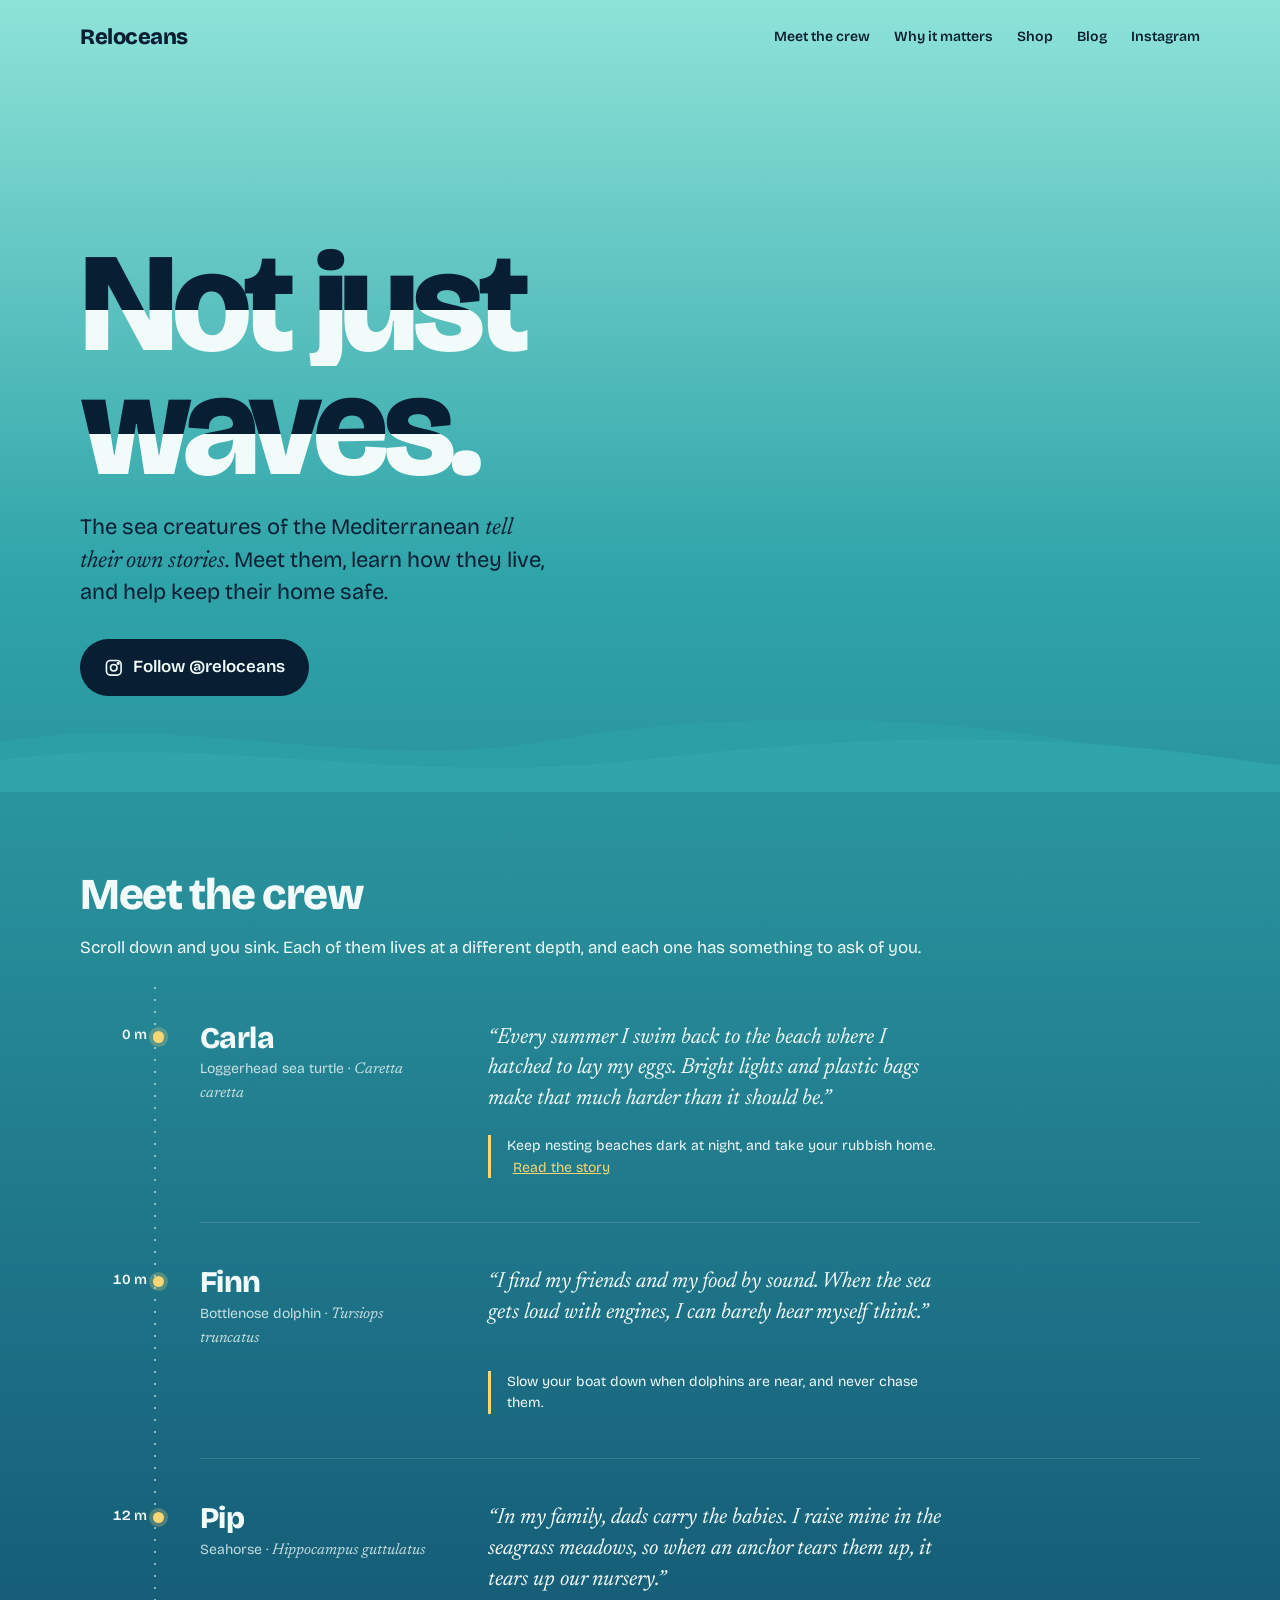
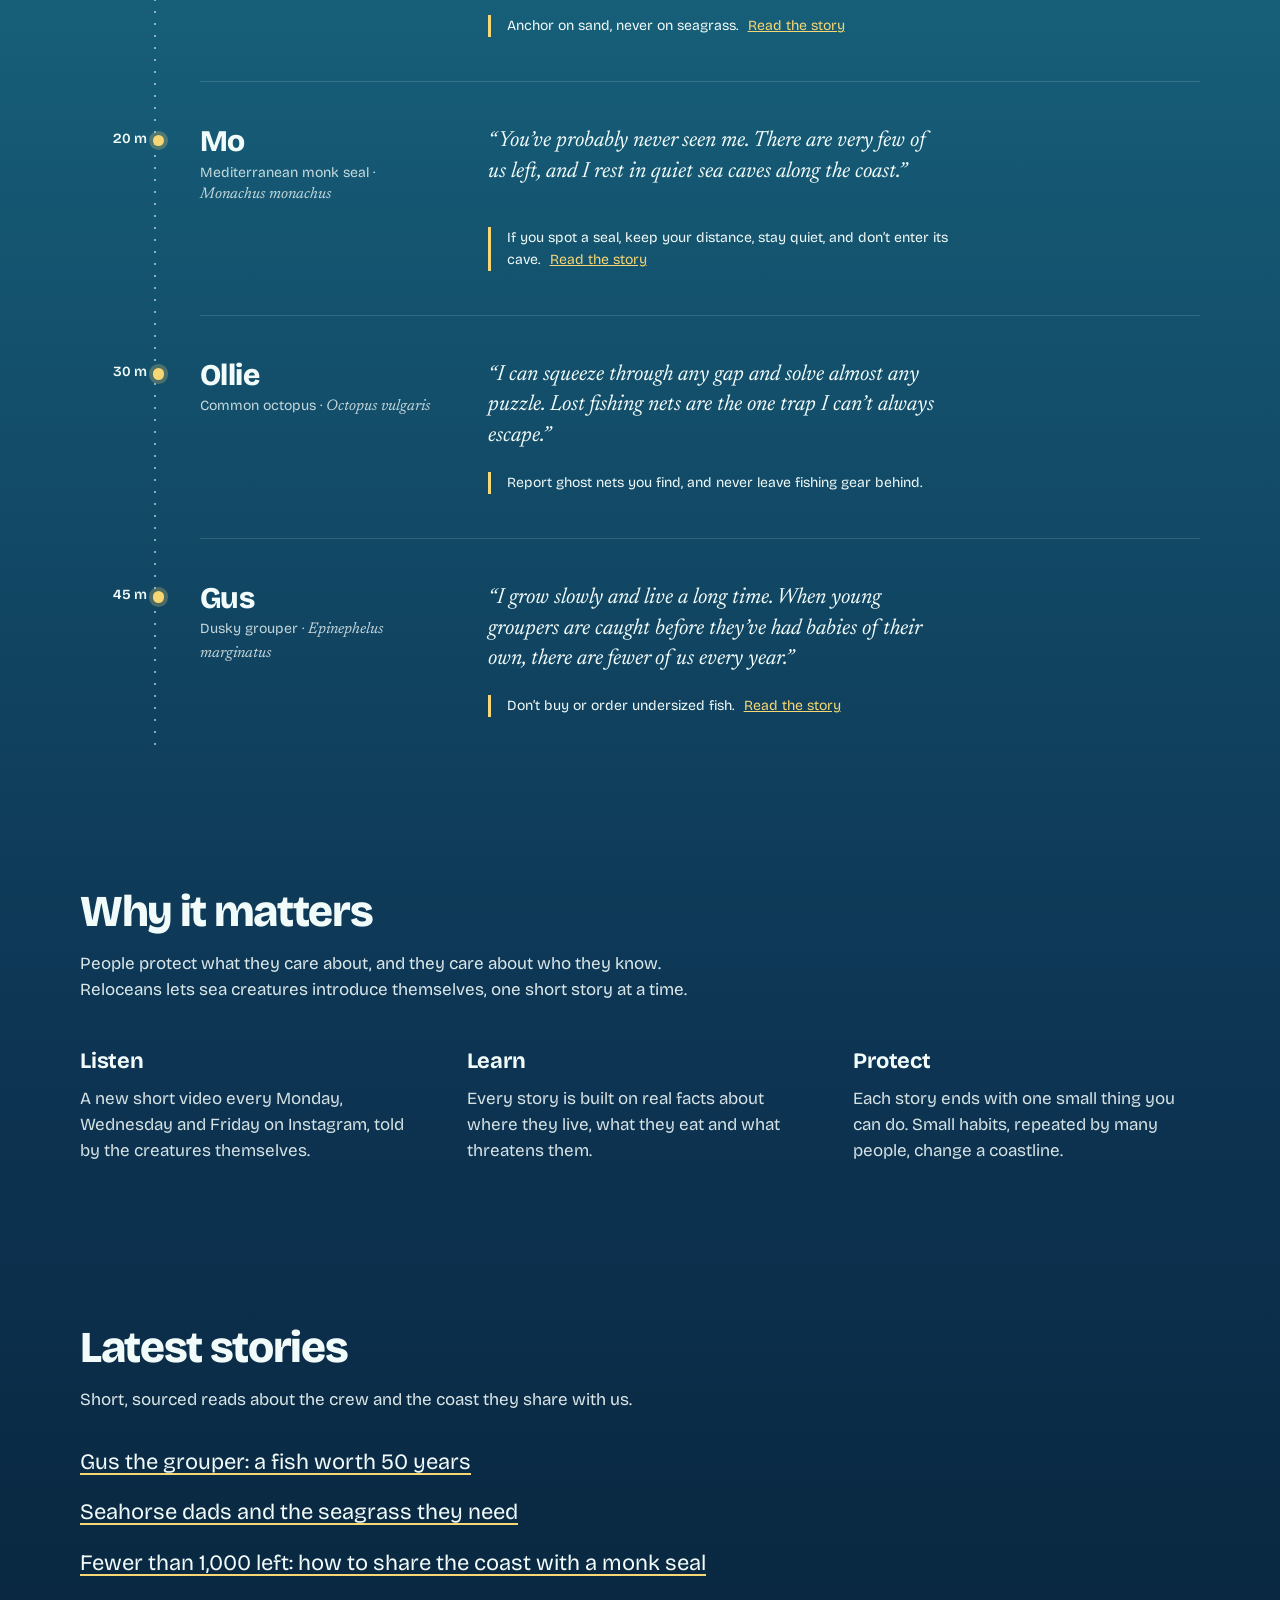
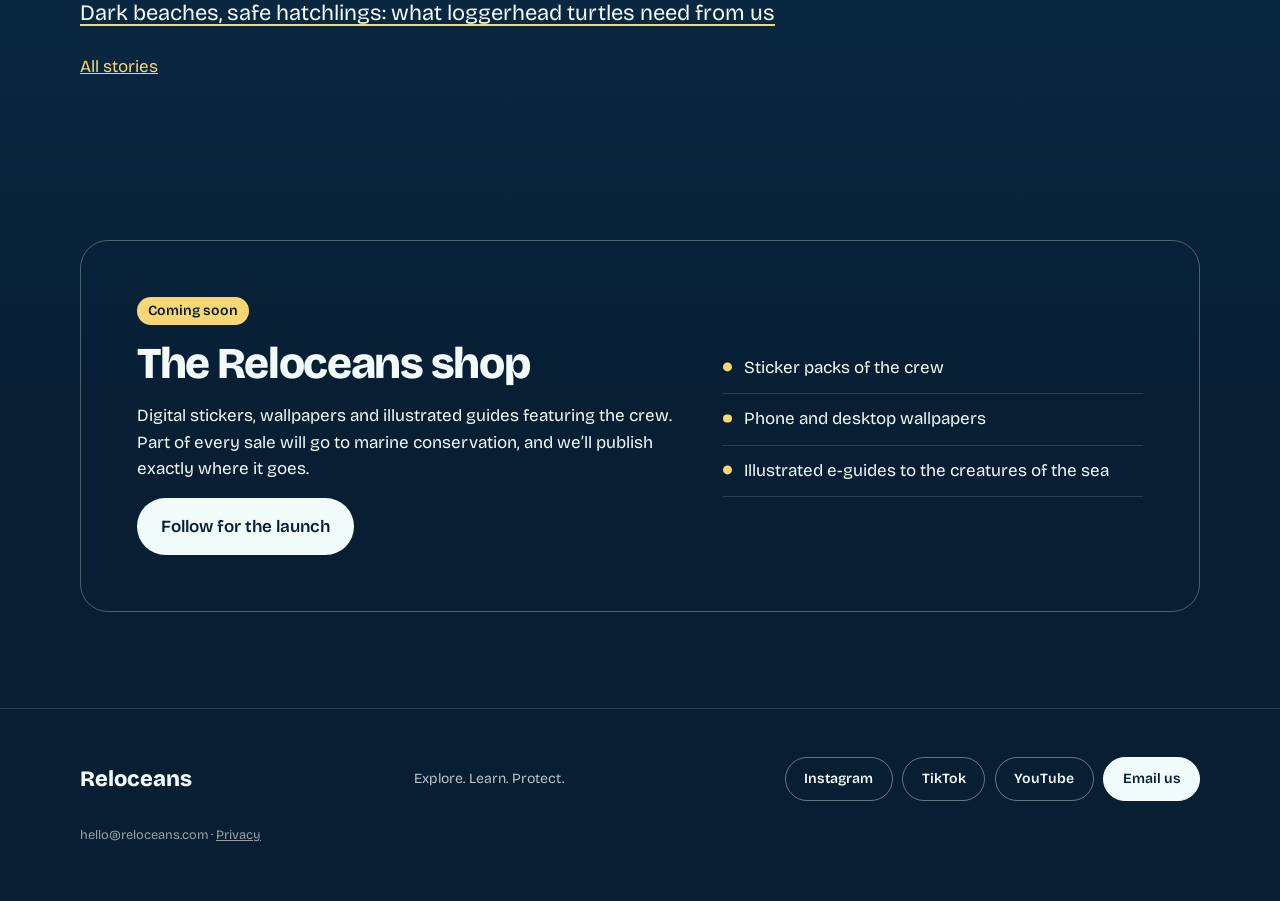
<file: index.html>
<!DOCTYPE html>
<html lang="en">
<head>
<meta charset="utf-8">
<meta name="viewport" content="width=device-width, initial-scale=1">
<title>Reloceans | Sea Creature Stories</title>
<meta name="description" content="Mediterranean sea creatures tell their own stories: a loggerhead turtle, a monk seal, a seahorse and friends, with real science and one small thing you can do.">
<meta property="og:title" content="Reloceans | Sea Creature Stories">
<meta property="og:description" content="Not just waves. Sea creatures tell their own stories.">
<meta property="og:type" content="website">
<meta property="og:url" content="https://reloceans.com/">
<link rel="canonical" href="https://reloceans.com/">
<meta name="theme-color" content="#0D3554">
<link rel="icon" href="/favicon.ico" sizes="any">
<link rel="icon" type="image/png" href="/favicon.png">
<link rel="apple-touch-icon" href="/apple-touch-icon.png">
<meta property="og:site_name" content="Reloceans">
<meta property="og:image" content="https://reloceans.com/og-image.jpg">
<meta property="og:image:width" content="1200">
<meta property="og:image:height" content="630">
<meta property="og:image:alt" content="Reloceans logo with the line: Sea creatures tell their own stories.">
<meta name="twitter:card" content="summary_large_image">
<script type="application/ld+json">{"@context": "https://schema.org", "@graph": [{"@type": "Organization", "@id": "https://reloceans.com/#org", "name": "Reloceans", "url": "https://reloceans.com/", "logo": "https://reloceans.com/icon-512.png", "email": "hello@reloceans.com", "sameAs": ["https://www.instagram.com/reloceans/", "https://www.tiktok.com/@reloceans", "https://www.youtube.com/@reloceans"], "description": "Short stories in which Mediterranean sea creatures tell their own stories, backed by real science."}, {"@type": "WebSite", "@id": "https://reloceans.com/#site", "name": "Reloceans", "url": "https://reloceans.com/", "inLanguage": "en", "publisher": {"@id": "https://reloceans.com/#org"}}]}</script>
<link rel="preconnect" href="https://fonts.googleapis.com">
<link rel="preconnect" href="https://fonts.gstatic.com" crossorigin>
<link href="https://fonts.googleapis.com/css2?family=Bricolage+Grotesque:opsz,wght@12..96,400;12..96,600;12..96,800&family=Newsreader:ital,opsz,wght@1,6..72,400;1,6..72,500&display=swap" rel="stylesheet">
<style>
  :root {
    --shallows: #8EE3D8;   /* sunlit water near the beach */
    --lagoon:   #2FA4A9;   /* first metres */
    --midwater: #17607A;   /* seagrass and reef depth */
    --deep:     #0D3554;   /* rocky bottoms */
    --abyss:    #071E33;   /* below the light */
    --foam:     #F1FBF9;   /* text on water */
    --sun:      #F7D774;   /* sunlight accent */

    --display: "Bricolage Grotesque", "Avenir Next", "Segoe UI", system-ui, sans-serif;
    --voice: "Newsreader", Georgia, "Times New Roman", serif;

    --step--1: 0.875rem;
    --step-0: 1.0625rem;
    --step-1: 1.375rem;
    --step-2: 1.875rem;
    --step-3: 2.75rem;
    --step-4: clamp(3.5rem, 11vw, 9rem);
  }

  * { box-sizing: border-box; }
  html { scroll-behavior: smooth; }
  body {
    margin: 0;
    font-family: var(--display);
    font-size: var(--step-0);
    line-height: 1.55;
    color: var(--foam);
    /* the page is the water column: it darkens as you descend */
    background: linear-gradient(180deg,
      var(--shallows) 0%,
      var(--lagoon) 14%,
      var(--midwater) 38%,
      var(--deep) 64%,
      var(--abyss) 88%);
    min-height: 100vh;
    -webkit-font-smoothing: antialiased;
  }
  a { color: inherit; }
  :focus-visible { outline: 3px solid var(--sun); outline-offset: 3px; border-radius: 4px; }

  .wrap { width: min(1120px, 100% - 2.5rem); margin-inline: auto; }

  /* ---------- top bar ---------- */
  .bar {
    display: flex; justify-content: space-between; align-items: center;
    padding-block: 1.25rem;
    color: var(--abyss);
  }
  .bar .mark { font-weight: 800; font-size: var(--step-1); text-decoration: none; letter-spacing: -0.02em; }
  .bar nav { display: flex; gap: 1.5rem; font-size: var(--step--1); font-weight: 600; }
  .bar nav a { text-decoration: none; }
  .bar nav a:hover { text-decoration: underline; text-underline-offset: 4px; }

  /* ---------- hero: the surface ---------- */
  .surface {
    position: relative;
    min-height: 88vh;
    display: grid;
    align-content: end;
    padding-bottom: 6rem;
    color: var(--abyss);
    overflow: hidden;
  }
  .surface h1 {
    font-size: var(--step-4);
    line-height: 0.88;
    letter-spacing: -0.045em;
    font-weight: 800;
    margin: 0 0 1.5rem;
  }
  /* the waterline cuts through the wordmark */
  .surface h1 span {
    display: block;
    background: linear-gradient(180deg, var(--abyss) 55%, var(--foam) 55%);
    -webkit-background-clip: text; background-clip: text;
    color: transparent;
  }
  .surface .lede {
    max-width: 34ch;
    font-size: var(--step-1);
    line-height: 1.35;
    margin: 0 0 2rem;
    color: var(--abyss);
  }
  .surface .lede em { font-family: var(--voice); font-style: italic; font-size: 1.08em; }
  .cta {
    display: inline-flex; align-items: center; gap: .6rem;
    background: var(--abyss); color: var(--foam);
    padding: .95rem 1.5rem; border-radius: 999px;
    font-weight: 600; text-decoration: none;
    transition: transform .2s ease, background .2s ease;
  }
  .cta:hover { background: var(--deep); transform: translateY(-2px); }
  .cta svg { width: 1.15em; height: 1.15em; }

  .waterline {
    position: absolute; left: 0; right: 0; bottom: 0; height: 90px;
    pointer-events: none;
  }

  /* bubbles: the one ambient motion on the page */
  .bubbles { position: absolute; inset: 0; pointer-events: none; }
  .bubbles i {
    position: absolute; bottom: -20px;
    border: 1.5px solid rgba(241,251,249,.75);
    border-radius: 50%;
    animation: rise linear infinite;
    opacity: 0;
  }
  @keyframes rise {
    0%   { transform: translate(0, 0); opacity: 0; }
    10%  { opacity: .9; }
    100% { transform: translate(18px, -70vh); opacity: 0; }
  }

  /* ---------- the descent ---------- */
  .descent { padding-block: 5rem 3rem; }
  .descent > header { max-width: 40rem; margin-bottom: 4rem; }
  .descent h2, .why h2, .shop h2 {
    font-size: var(--step-3); line-height: 1.05; letter-spacing: -0.03em;
    font-weight: 800; margin: 0 0 1rem;
  }
  .descent > header p { margin: 0; max-width: 60ch; opacity: .9; }

  .column { position: relative; padding-left: 7.5rem; }
  /* the depth gauge: a real scale, each creature sits at the depth it lives */
  .column::before {
    content: ""; position: absolute; left: 4.6rem; top: .5rem; bottom: .5rem;
    width: 2px;
    background: repeating-linear-gradient(180deg, rgba(241,251,249,.55) 0 2px, transparent 2px 12px);
  }

  .creature {
    position: relative;
    display: grid;
    grid-template-columns: minmax(0, 15rem) minmax(0, 1fr);
    gap: 1rem 3rem;
    padding-block: 2.75rem;
  }
  .creature + .creature { border-top: 1px solid rgba(241,251,249,.14); }
  .depth {
    position: absolute; left: -7.5rem; top: 2.85rem;
    width: 4.2rem; text-align: right;
    font-size: var(--step--1); font-weight: 600;
    font-variant-numeric: tabular-nums;
  }
  .depth::after {
    content: ""; position: absolute; right: -1.05rem; top: .45rem;
    width: .7rem; height: .7rem; border-radius: 50%;
    background: var(--sun);
    box-shadow: 0 0 0 4px rgba(247,215,116,.25);
  }
  .creature h3 {
    font-size: var(--step-2); line-height: 1; letter-spacing: -0.02em;
    font-weight: 800; margin: 0 0 .35rem;
  }
  .creature .species { margin: 0; font-size: var(--step--1); opacity: .8; }
  .creature .species i { font-family: var(--voice); font-size: 1.1em; }
  .creature blockquote {
    margin: 0;
    font-family: var(--voice); font-style: italic;
    font-size: var(--step-1); line-height: 1.4;
    max-width: 38ch;
  }
  .creature .ask {
    grid-column: 2;
    margin: .25rem 0 0;
    font-size: var(--step--1);
    max-width: 52ch;
    padding-left: 1rem;
    border-left: 3px solid var(--sun);
  }

  .creature .ask .more { color: var(--sun); white-space: nowrap; margin-left: .35rem; }
  .stories ul { list-style: none; padding: 0; margin: 2rem 0 0; display: grid; gap: 1rem; }
  .stories a { color: inherit; }
  .stories li a { display: block; font-size: var(--step-1); text-decoration-color: var(--sun); text-underline-offset: .2em; }
  .stories .all { display: inline-block; margin-top: 1.5rem; color: var(--sun); }

  /* ---------- why ---------- */
  .why { padding-block: 5rem; }
  .why .grid {
    display: grid; grid-template-columns: repeat(3, minmax(0, 1fr));
    gap: 2.5rem; margin-top: 2.5rem;
  }
  .why h3 { font-size: var(--step-1); margin: 0 0 .5rem; letter-spacing: -0.01em; }
  .why p { margin: 0; opacity: .88; max-width: 34ch; }
  .why > .wrap > p { max-width: 58ch; opacity: .9; }

  /* ---------- shop teaser ---------- */
  .shop { padding-block: 5rem 6rem; }
  .shop .panel {
    border: 1.5px solid rgba(241,251,249,.3);
    border-radius: 28px;
    padding: clamp(2rem, 5vw, 3.5rem);
    display: grid; grid-template-columns: 1.3fr 1fr; gap: 2.5rem; align-items: center;
  }
  .shop p { margin: 0 0 1rem; max-width: 52ch; }
  .shop ul { margin: 0; padding: 0; list-style: none; display: grid; gap: .75rem; }
  .shop li {
    display: flex; gap: .75rem; align-items: baseline;
    padding-bottom: .75rem; border-bottom: 1px solid rgba(241,251,249,.15);
  }
  .shop li::before { content: ""; flex: none; width: .55rem; height: .55rem; border-radius: 50%; background: var(--sun); transform: translateY(-.1rem); }
  .status { display: inline-block; font-size: var(--step--1); font-weight: 600; color: var(--abyss); background: var(--sun); padding: .2rem .7rem; border-radius: 999px; margin-bottom: 1rem; }

  /* ---------- footer: the seabed ---------- */
  footer { padding-block: 3rem 3.5rem; border-top: 1px solid rgba(241,251,249,.15); font-size: var(--step--1); }
  footer .wrap { display: flex; flex-wrap: wrap; justify-content: space-between; gap: 1.5rem; align-items: center; }
  footer .mark { font-weight: 800; font-size: var(--step-1); }
  footer p { margin: 0; opacity: .75; }
  .follow { display: flex; flex-wrap: wrap; gap: .6rem; }
  .follow a {
    display: inline-flex; align-items: center; min-height: 44px; padding: .55rem 1.15rem;
    border: 1.5px solid rgba(241,251,249,.4); border-radius: 999px;
    font-weight: 600; text-decoration: none; transition: background-color .2s, color .2s, border-color .2s;
  }
  .follow a:hover { background: var(--sun); border-color: var(--sun); color: var(--abyss); }
  .follow a.mail { background: var(--foam); border-color: var(--foam); color: var(--abyss); }
  .follow a.mail:hover { background: var(--sun); border-color: var(--sun); }
  footer .legal { width: 100%; font-size: .8rem; opacity: .6; }

  /* ---------- responsive ---------- */
  @media (max-width: 760px) {
    .bar nav { gap: 1rem; }
    .bar nav a:not(.ig) { display: none; }
    .surface { min-height: 80vh; padding-bottom: 4.5rem; }
    .column { padding-left: 4.25rem; }
    .column::before { left: 2.6rem; }
    .depth { left: -4.25rem; width: 1.9rem; font-size: .7rem; top: 2.15rem; }
    .depth::after { right: -1.05rem; }
    .creature { grid-template-columns: 1fr; gap: .75rem; padding-block: 2rem; }
    .creature .ask { grid-column: 1; }
    .why .grid { grid-template-columns: 1fr; gap: 1.75rem; }
    .shop .panel { grid-template-columns: 1fr; }
  }

  @media (prefers-reduced-motion: reduce) {
    html { scroll-behavior: auto; }
    .bubbles { display: none; }
    .cta { transition: none; }
  }
</style>
</head>
<body>

<section class="surface" aria-labelledby="title">
  <div class="bubbles" aria-hidden="true"></div>
  <div class="wrap" style="position:absolute; top:0; left:0; right:0;">
    <div class="bar">
      <a class="mark" href="#top" aria-label="Reloceans home">Reloceans</a>
      <nav aria-label="Main">
        <a href="#crew">Meet the crew</a>
        <a href="#why">Why it matters</a>
        <a href="#shop">Shop</a>
        <a href="/blog/">Blog</a>
        <a class="ig" href="https://www.instagram.com/reloceans/" target="_blank" rel="noopener">Instagram</a>
      </nav>
    </div>
  </div>
  <div class="wrap" id="top">
    <h1 id="title"><span>Not just</span><span>waves.</span></h1>
    <p class="lede">The sea creatures of the Mediterranean <em>tell their own stories</em>. Meet them, learn how they live, and help keep their home safe.</p>
    <a class="cta" href="https://www.instagram.com/reloceans/" target="_blank" rel="noopener">
      <svg viewBox="0 0 24 24" fill="none" stroke="currentColor" stroke-width="2" aria-hidden="true"><rect x="3" y="3" width="18" height="18" rx="5"/><circle cx="12" cy="12" r="4"/><circle cx="17.5" cy="6.5" r="1" fill="currentColor"/></svg>
      Follow @reloceans
    </a>
  </div>
  <svg class="waterline" viewBox="0 0 1440 90" preserveAspectRatio="none" aria-hidden="true">
    <path d="M0 40 C 180 10, 360 70, 540 40 S 900 10, 1080 40 S 1350 70, 1440 40 V90 H0 Z" fill="#2FA4A9" opacity=".55"/>
    <path d="M0 58 C 200 30, 400 85, 640 58 S 1040 30, 1240 58 S 1400 75, 1440 62 V90 H0 Z" fill="#2FA4A9"/>
  </svg>
</section>

<main>
  <section class="descent" id="crew" aria-labelledby="crew-title">
    <div class="wrap">
      <header>
        <h2 id="crew-title">Meet the crew</h2>
        <p>Scroll down and you sink. Each of them lives at a different depth, and each one has something to ask of you.</p>
      </header>

      <div class="column">
        <article class="creature">
          <span class="depth">0 m</span>
          <div>
            <h3>Carla</h3>
            <p class="species">Loggerhead sea turtle · <i>Caretta caretta</i></p>
          </div>
          <blockquote>“Every summer I swim back to the beach where I hatched to lay my eggs. Bright lights and plastic bags make that much harder than it should be.”</blockquote>
          <p class="ask">Keep nesting beaches dark at night, and take your rubbish home. <a class="more" href="/blog/dark-beaches-safe-hatchlings.html">Read the story</a></p>
        </article>

        <article class="creature">
          <span class="depth">10 m</span>
          <div>
            <h3>Finn</h3>
            <p class="species">Bottlenose dolphin · <i>Tursiops truncatus</i></p>
          </div>
          <blockquote>“I find my friends and my food by sound. When the sea gets loud with engines, I can barely hear myself think.”</blockquote>
          <p class="ask">Slow your boat down when dolphins are near, and never chase them.</p>
        </article>

        <article class="creature">
          <span class="depth">12 m</span>
          <div>
            <h3>Pip</h3>
            <p class="species">Seahorse · <i>Hippocampus guttulatus</i></p>
          </div>
          <blockquote>“In my family, dads carry the babies. I raise mine in the seagrass meadows, so when an anchor tears them up, it tears up our nursery.”</blockquote>
          <p class="ask">Anchor on sand, never on seagrass. <a class="more" href="/blog/seahorse-dads-and-seagrass.html">Read the story</a></p>
        </article>

        <article class="creature">
          <span class="depth">20 m</span>
          <div>
            <h3>Mo</h3>
            <p class="species">Mediterranean monk seal · <i>Monachus monachus</i></p>
          </div>
          <blockquote>“You’ve probably never seen me. There are very few of us left, and I rest in quiet sea caves along the coast.”</blockquote>
          <p class="ask">If you spot a seal, keep your distance, stay quiet, and don’t enter its cave. <a class="more" href="/blog/sharing-the-coast-with-a-monk-seal.html">Read the story</a></p>
        </article>

        <article class="creature">
          <span class="depth">30 m</span>
          <div>
            <h3>Ollie</h3>
            <p class="species">Common octopus · <i>Octopus vulgaris</i></p>
          </div>
          <blockquote>“I can squeeze through any gap and solve almost any puzzle. Lost fishing nets are the one trap I can’t always escape.”</blockquote>
          <p class="ask">Report ghost nets you find, and never leave fishing gear behind.</p>
        </article>

        <article class="creature">
          <span class="depth">45 m</span>
          <div>
            <h3>Gus</h3>
            <p class="species">Dusky grouper · <i>Epinephelus marginatus</i></p>
          </div>
          <blockquote>“I grow slowly and live a long time. When young groupers are caught before they’ve had babies of their own, there are fewer of us every year.”</blockquote>
          <p class="ask">Don’t buy or order undersized fish. <a class="more" href="/blog/a-grouper-worth-50-years.html">Read the story</a></p>
        </article>
      </div>
    </div>
  </section>

  <section class="why" id="why" aria-labelledby="why-title">
    <div class="wrap">
      <h2 id="why-title">Why it matters</h2>
      <p>People protect what they care about, and they care about who they know. Reloceans lets sea creatures introduce themselves, one short story at a time.</p>
      <div class="grid">
        <div>
          <h3>Listen</h3>
          <p>A new short video every Monday, Wednesday and Friday on Instagram, told by the creatures themselves.</p>
        </div>
        <div>
          <h3>Learn</h3>
          <p>Every story is built on real facts about where they live, what they eat and what threatens them.</p>
        </div>
        <div>
          <h3>Protect</h3>
          <p>Each story ends with one small thing you can do. Small habits, repeated by many people, change a coastline.</p>
        </div>
      </div>
    </div>
  </section>

  <section class="why stories" id="stories" aria-labelledby="stories-title">
    <div class="wrap">
      <h2 id="stories-title">Latest stories</h2>
      <p>Short, sourced reads about the crew and the coast they share with us.</p>
      <ul>
        <li><a href="/blog/a-grouper-worth-50-years.html">Gus the grouper: a fish worth 50 years</a></li>
        <li><a href="/blog/seahorse-dads-and-seagrass.html">Seahorse dads and the seagrass they need</a></li>
        <li><a href="/blog/sharing-the-coast-with-a-monk-seal.html">Fewer than 1,000 left: how to share the coast with a monk seal</a></li>
        <li><a href="/blog/dark-beaches-safe-hatchlings.html">Dark beaches, safe hatchlings: what loggerhead turtles need from us</a></li>
      </ul>
      <a class="all" href="/blog/">All stories</a>
    </div>
  </section>

  <section class="shop" id="shop" aria-labelledby="shop-title">
    <div class="wrap">
      <div class="panel">
        <div>
          <span class="status">Coming soon</span>
          <h2 id="shop-title">The Reloceans shop</h2>
          <p>Digital stickers, wallpapers and illustrated guides featuring the crew. Part of every sale will go to marine conservation, and we’ll publish exactly where it goes.</p>
          <a class="cta" style="background:var(--foam); color:var(--abyss)" href="https://www.instagram.com/reloceans/" target="_blank" rel="noopener">Follow for the launch</a>
        </div>
        <ul aria-label="Planned products">
          <li>Sticker packs of the crew</li>
          <li>Phone and desktop wallpapers</li>
          <li>Illustrated e-guides to the creatures of the sea</li>
        </ul>
      </div>
    </div>
  </section>
</main>

<footer>
  <div class="wrap">
    <span class="mark">Reloceans</span>
    <p>Explore. Learn. Protect.</p>
    <nav class="follow" aria-label="Follow and contact">
      <a href="https://www.instagram.com/reloceans/" target="_blank" rel="noopener">Instagram</a>
      <a href="https://www.tiktok.com/@reloceans" target="_blank" rel="noopener">TikTok</a>
      <a href="https://www.youtube.com/@reloceans" target="_blank" rel="noopener">YouTube</a>
      <a class="mail" href="mailto:hello@reloceans.com">Email us</a>
    </nav>
    <p class="legal">hello@reloceans.com · <a href="/privacy.html">Privacy</a></p>
  </div>
</footer>

<script>
  (function () {
    if (window.matchMedia('(prefers-reduced-motion: reduce)').matches) return;
    var box = document.querySelector('.bubbles');
    for (var i = 0; i < 14; i++) {
      var b = document.createElement('i');
      var s = 6 + Math.random() * 16;
      b.style.width = b.style.height = s + 'px';
      b.style.left = (Math.random() * 100) + '%';
      b.style.animationDuration = (9 + Math.random() * 10) + 's';
      b.style.animationDelay = (-Math.random() * 15) + 's';
      box.appendChild(b);
    }
  })();
</script>
</body>
</html>
</file>
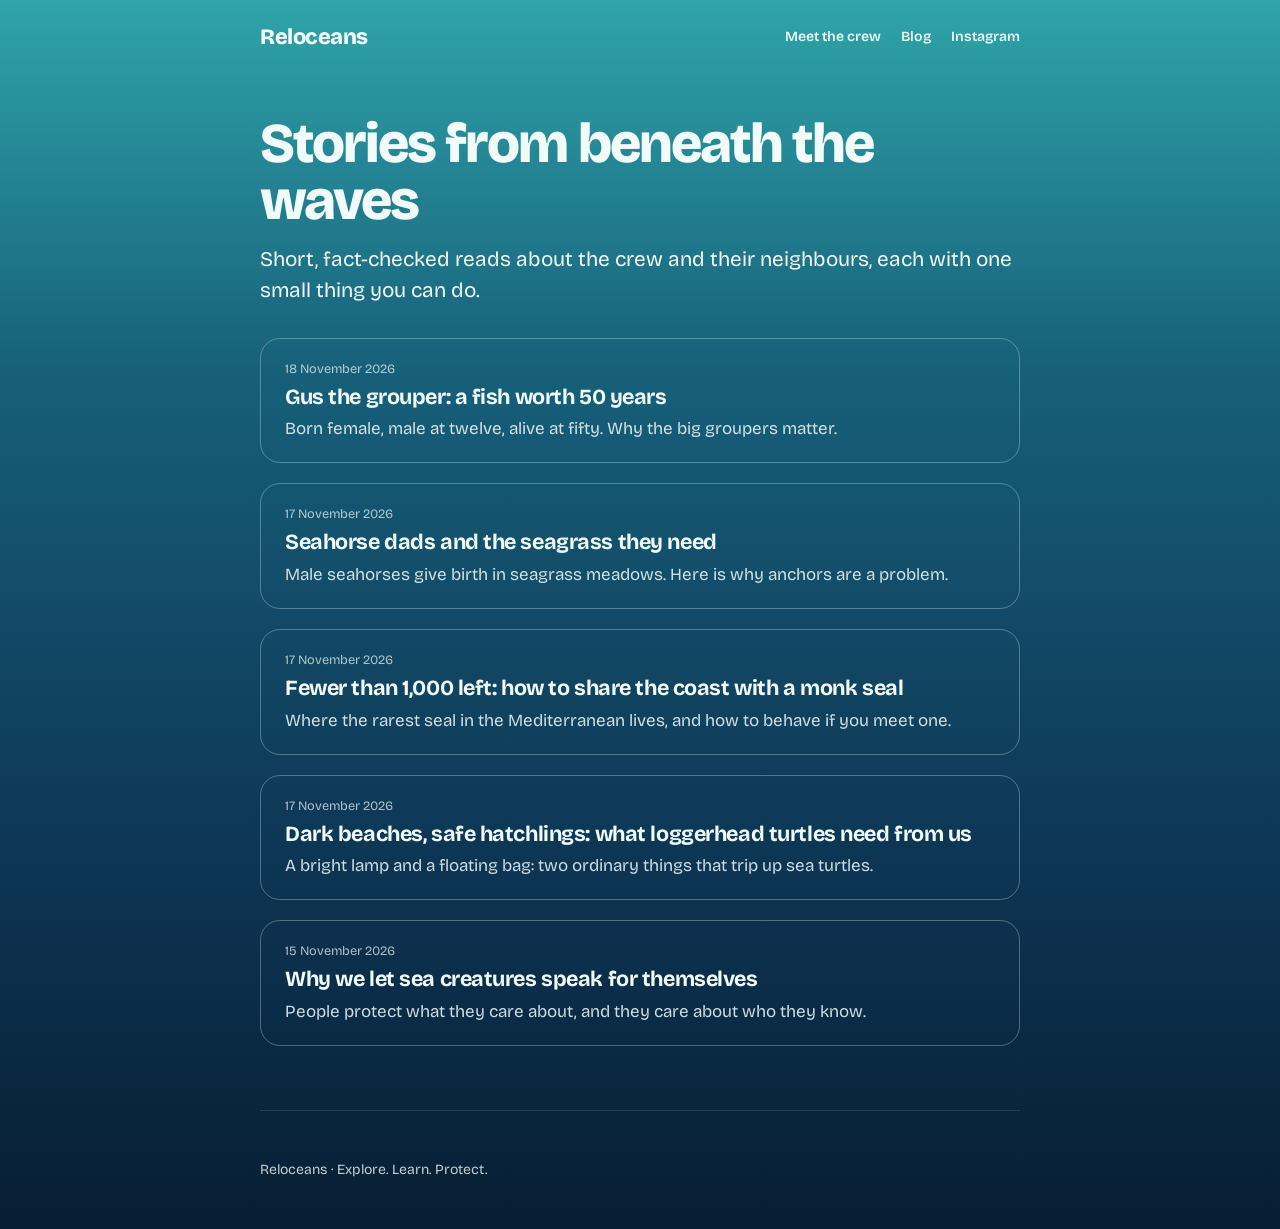
<file: blog/index.html>
<!DOCTYPE html>
<html lang="en">
<head>
<meta charset="utf-8">
<meta name="viewport" content="width=device-width, initial-scale=1">
<title>Mediterranean sea creature stories | Reloceans blog</title>
<meta name="description" content="Short, fact-checked stories about the sea creatures of the Mediterranean and what you can do to protect them.">
<link rel="canonical" href="https://reloceans.com/blog/">
<meta name="theme-color" content="#0D3554">
<link rel="icon" href="/favicon.ico" sizes="any">
<link rel="icon" type="image/png" href="/favicon.png">
<link rel="apple-touch-icon" href="/apple-touch-icon.png">
<meta property="og:title" content="Blog">
<meta property="og:description" content="Short, fact-checked stories about the sea creatures of the Mediterranean and what you can do to protect them.">
<meta property="og:type" content="website">
<meta property="og:url" content="https://reloceans.com/blog/">
<meta property="og:site_name" content="Reloceans">
<meta property="og:image" content="https://reloceans.com/og-image.jpg">
<meta property="og:image:width" content="1200">
<meta property="og:image:height" content="630">
<meta property="og:image:alt" content="Reloceans logo with the line: Sea creatures tell their own stories.">
<meta name="twitter:card" content="summary_large_image">
<script type="application/ld+json">{"@context": "https://schema.org", "@type": "Blog", "name": "Reloceans blog", "url": "https://reloceans.com/blog/", "description": "Short, fact-checked stories about the sea creatures of the Mediterranean and what you can do to protect them.", "publisher": {"@type": "Organization", "name": "Reloceans", "url": "https://reloceans.com/"}}</script>
<link rel="preconnect" href="https://fonts.googleapis.com">
<link rel="preconnect" href="https://fonts.gstatic.com" crossorigin>
<link href="https://fonts.googleapis.com/css2?family=Bricolage+Grotesque:opsz,wght@12..96,400;12..96,600;12..96,800&family=Newsreader:ital,opsz,wght@1,6..72,400&display=swap" rel="stylesheet">
<link rel="stylesheet" href="/blog/style.css">
</head>
<body>
<div class="wrap">
  <div class="bar">
    <a class="mark" href="/">Reloceans</a>
    <nav aria-label="Main">
      <a href="/#crew">Meet the crew</a>
      <a href="/blog/">Blog</a>
      <a href="https://www.instagram.com/reloceans/" target="_blank" rel="noopener">Instagram</a>
    </nav>
  </div>
  <main>
    <h1>Stories from beneath the waves</h1>
    <p class="lede">Short, fact-checked reads about the crew and their neighbours, each with one small thing you can do.</p>
    <ul class="posts">
      <!-- POSTS: newest first. Each new post is added as a new <li> right below this line. -->
      <li><a href="/blog/a-grouper-worth-50-years.html"><time datetime="2026-11-18">18 November 2026</time><h2>Gus the grouper: a fish worth 50 years</h2><p>Born female, male at twelve, alive at fifty. Why the big groupers matter.</p></a></li>
      <li><a href="/blog/seahorse-dads-and-seagrass.html"><time datetime="2026-11-17">17 November 2026</time><h2>Seahorse dads and the seagrass they need</h2><p>Male seahorses give birth in seagrass meadows. Here is why anchors are a problem.</p></a></li>
      <li><a href="/blog/sharing-the-coast-with-a-monk-seal.html"><time datetime="2026-11-17">17 November 2026</time><h2>Fewer than 1,000 left: how to share the coast with a monk seal</h2><p>Where the rarest seal in the Mediterranean lives, and how to behave if you meet one.</p></a></li>
      <li><a href="/blog/dark-beaches-safe-hatchlings.html"><time datetime="2026-11-17">17 November 2026</time><h2>Dark beaches, safe hatchlings: what loggerhead turtles need from us</h2><p>A bright lamp and a floating bag: two ordinary things that trip up sea turtles.</p></a></li>
      <li><a href="/blog/why-sea-creatures-speak.html"><time datetime="2026-11-15">15 November 2026</time><h2>Why we let sea creatures speak for themselves</h2><p>People protect what they care about, and they care about who they know.</p></a></li>
    </ul>
  </main>
  <footer>Reloceans · Explore. Learn. Protect.</footer>
</div>
</body>
</html>
</file>
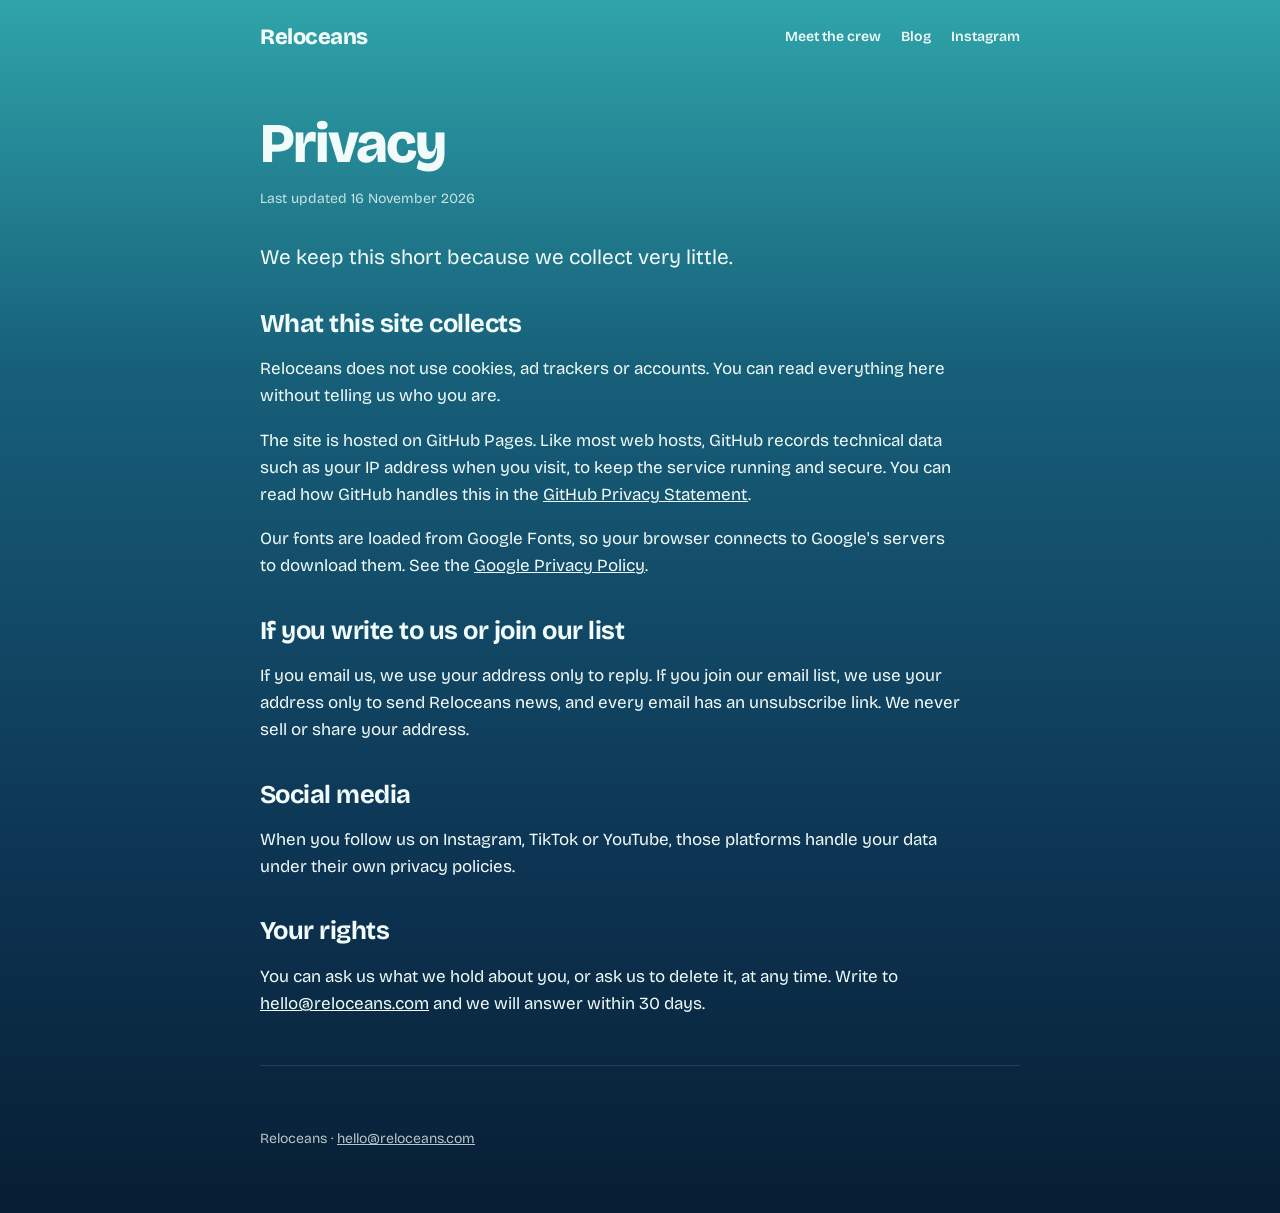
<file: privacy.html>
<!DOCTYPE html>
<html lang="en">
<head>
<meta charset="utf-8">
<meta name="viewport" content="width=device-width, initial-scale=1">
<title>Privacy | Reloceans</title>
<meta name="description" content="How Reloceans handles your data: what we collect, why, and how to reach us.">
<link rel="canonical" href="https://reloceans.com/privacy.html">
<meta name="theme-color" content="#0D3554">
<link rel="icon" href="/favicon.ico" sizes="any">
<link rel="icon" type="image/png" href="/favicon.png">
<link rel="apple-touch-icon" href="/apple-touch-icon.png">
<meta property="og:title" content="Privacy">
<meta property="og:description" content="How Reloceans handles your data: what we collect, why, and how to reach us.">
<meta property="og:type" content="website">
<meta property="og:url" content="https://reloceans.com/privacy.html">
<meta property="og:site_name" content="Reloceans">
<meta property="og:image" content="https://reloceans.com/og-image.jpg">
<meta property="og:image:width" content="1200">
<meta property="og:image:height" content="630">
<meta property="og:image:alt" content="Reloceans logo with the line: Sea creatures tell their own stories.">
<meta name="twitter:card" content="summary_large_image">
<link rel="preconnect" href="https://fonts.googleapis.com">
<link rel="preconnect" href="https://fonts.gstatic.com" crossorigin>
<link href="https://fonts.googleapis.com/css2?family=Bricolage+Grotesque:opsz,wght@12..96,400;12..96,600;12..96,800&family=Newsreader:ital,opsz,wght@1,6..72,400&display=swap" rel="stylesheet">
<link rel="stylesheet" href="/blog/style.css">
</head>
<body>
<div class="wrap">
  <div class="bar">
    <a class="mark" href="/">Reloceans</a>
    <nav aria-label="Main">
      <a href="/#crew">Meet the crew</a>
      <a href="/blog/">Blog</a>
      <a href="https://www.instagram.com/reloceans/" target="_blank" rel="noopener">Instagram</a>
    </nav>
  </div>
  <main>
    <article>
      <h1>Privacy</h1>
      <p class="meta">Last updated <time datetime="2026-11-16">16 November 2026</time></p>
      <p class="lede">We keep this short because we collect very little.</p>

      <h2>What this site collects</h2>
      <p>Reloceans does not use cookies, ad trackers or accounts. You can read everything here without telling us who you are.</p>
      <p>The site is hosted on GitHub Pages. Like most web hosts, GitHub records technical data such as your IP address when you visit, to keep the service running and secure. You can read how GitHub handles this in the <a href="https://docs.github.com/en/site-policy/privacy-policies/github-general-privacy-statement" target="_blank" rel="noopener">GitHub Privacy Statement</a>.</p>
      <p>Our fonts are loaded from Google Fonts, so your browser connects to Google's servers to download them. See the <a href="https://policies.google.com/privacy" target="_blank" rel="noopener">Google Privacy Policy</a>.</p>

      <h2>If you write to us or join our list</h2>
      <p>If you email us, we use your address only to reply. If you join our email list, we use your address only to send Reloceans news, and every email has an unsubscribe link. We never sell or share your address.</p>

      <h2>Social media</h2>
      <p>When you follow us on Instagram, TikTok or YouTube, those platforms handle your data under their own privacy policies.</p>

      <h2>Your rights</h2>
      <p>You can ask us what we hold about you, or ask us to delete it, at any time. Write to <a href="mailto:hello@reloceans.com">hello@reloceans.com</a> and we will answer within 30 days.</p>
    </article>
  </main>
</div>
<footer class="wrap" style="padding-block:3rem;opacity:.75;font-size:.875rem">
  <p>Reloceans · <a href="mailto:hello@reloceans.com">hello@reloceans.com</a></p>
</footer>
</body>
</html>
</file>
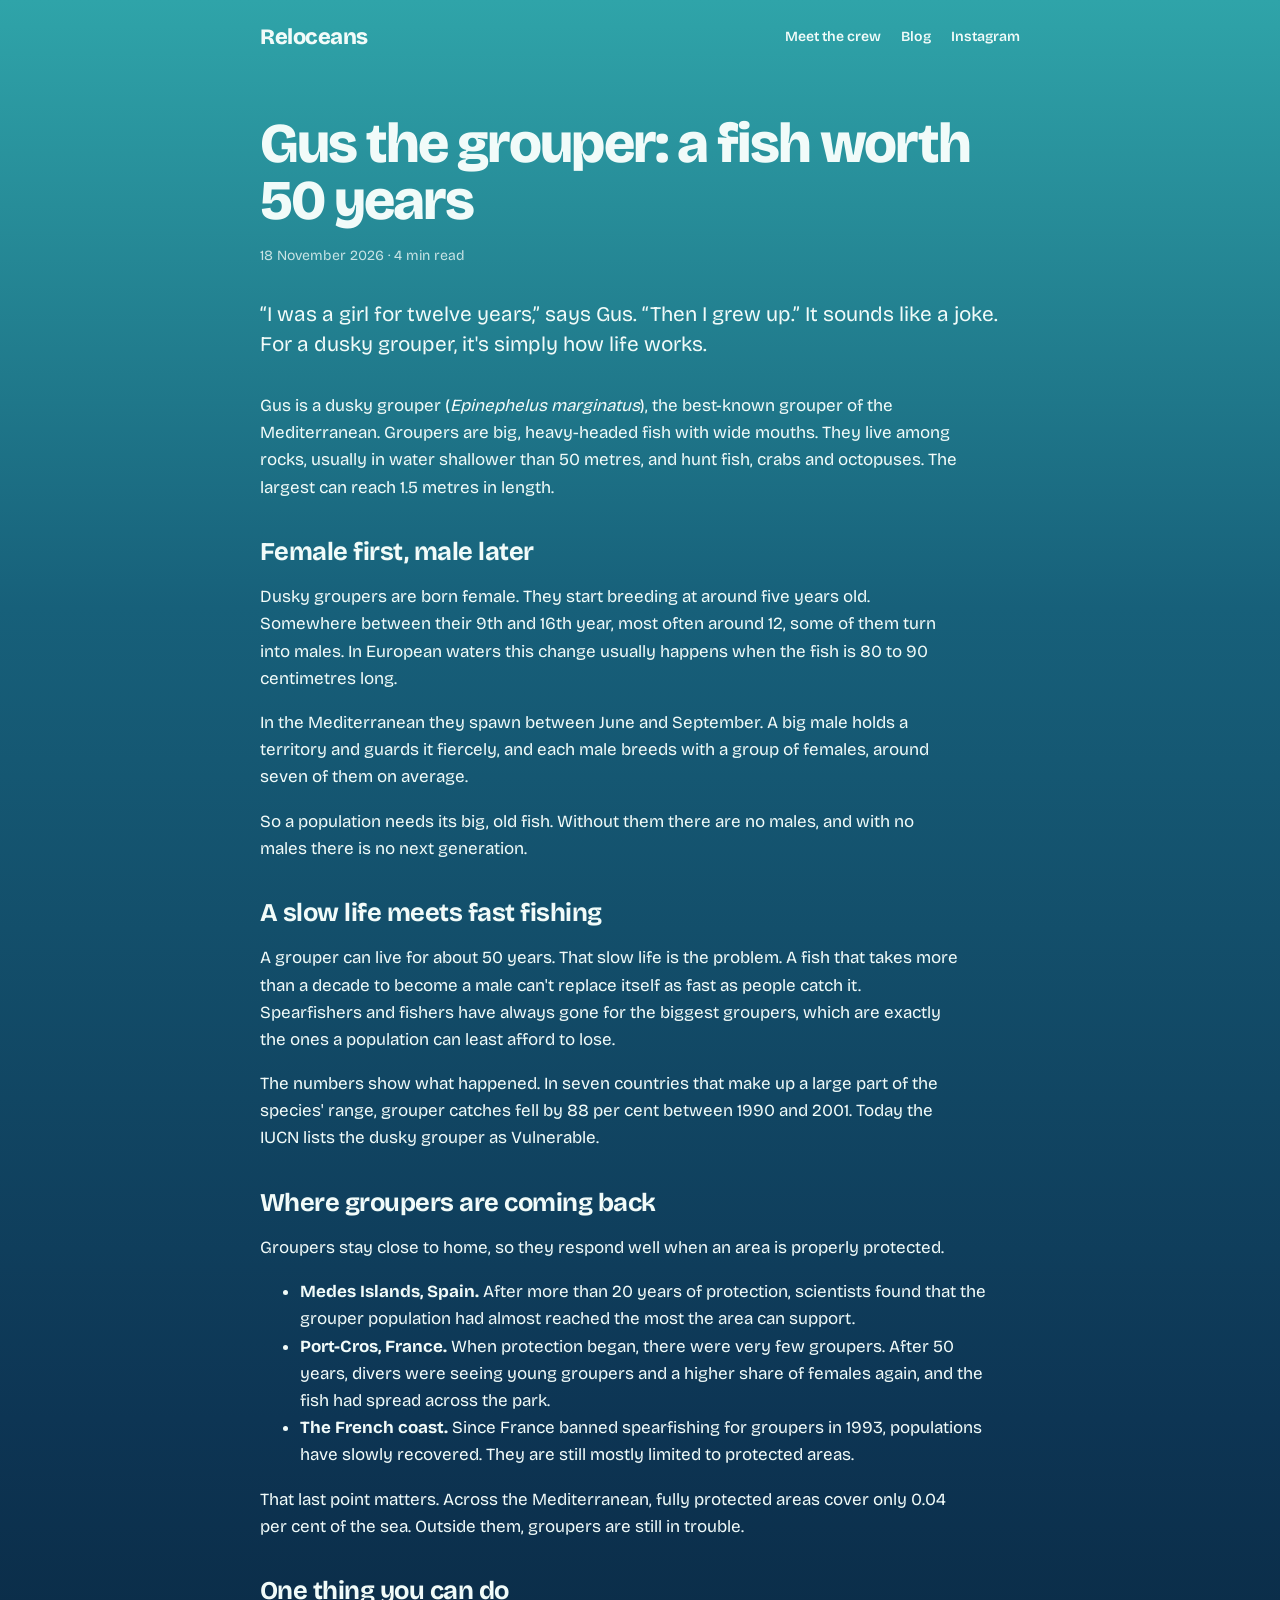
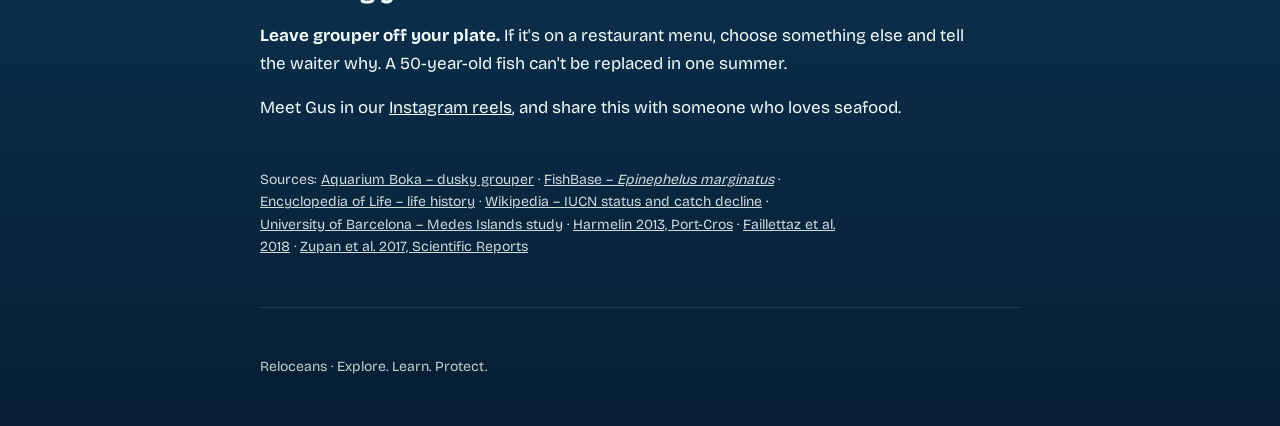
<file: blog/a-grouper-worth-50-years.html>
<!DOCTYPE html>
<html lang="en">
<head>
<meta charset="utf-8">
<meta name="viewport" content="width=device-width, initial-scale=1">
<title>Gus the grouper: a fish worth 50 years | Reloceans</title>
<meta name="description" content="Dusky groupers start life as females, become males after about 12 years and can live for 50. Here is why the big ones matter and how protected areas bring them back.">
<link rel="canonical" href="https://reloceans.com/blog/a-grouper-worth-50-years.html">
<meta name="theme-color" content="#0D3554">
<link rel="icon" href="/favicon.ico" sizes="any">
<link rel="icon" type="image/png" href="/favicon.png">
<link rel="apple-touch-icon" href="/apple-touch-icon.png">
<meta property="og:title" content="Gus the grouper: a fish worth 50 years">
<meta property="og:description" content="Dusky groupers start life as females, become males after about 12 years and can live for 50. Here is why the big ones matter and how protected areas bring them back.">
<meta property="og:type" content="article">
<meta property="og:url" content="https://reloceans.com/blog/a-grouper-worth-50-years.html">
<meta property="og:site_name" content="Reloceans">
<meta property="og:image" content="https://reloceans.com/og-image.jpg">
<meta property="og:image:width" content="1200">
<meta property="og:image:height" content="630">
<meta property="og:image:alt" content="Reloceans logo with the line: Sea creatures tell their own stories.">
<meta name="twitter:card" content="summary_large_image">
<script type="application/ld+json">{"@context": "https://schema.org", "@type": "BlogPosting", "headline": "Gus the grouper: a fish worth 50 years", "description": "Dusky groupers start life as females, become males after about 12 years and can live for 50. Here is why the big ones matter and how protected areas bring them back.", "datePublished": "2026-11-18", "dateModified": "2026-11-18", "url": "https://reloceans.com/blog/a-grouper-worth-50-years.html", "mainEntityOfPage": "https://reloceans.com/blog/a-grouper-worth-50-years.html", "image": "https://reloceans.com/og-image.jpg", "inLanguage": "en", "author": {"@type": "Organization", "name": "Reloceans", "url": "https://reloceans.com/"}, "publisher": {"@type": "Organization", "name": "Reloceans", "logo": {"@type": "ImageObject", "url": "https://reloceans.com/icon-512.png"}}}</script>
<link rel="preconnect" href="https://fonts.googleapis.com">
<link rel="preconnect" href="https://fonts.gstatic.com" crossorigin>
<link href="https://fonts.googleapis.com/css2?family=Bricolage+Grotesque:opsz,wght@12..96,400;12..96,600;12..96,800&family=Newsreader:ital,opsz,wght@1,6..72,400&display=swap" rel="stylesheet">
<link rel="stylesheet" href="/blog/style.css">
</head>
<body>
<div class="wrap">
  <div class="bar">
    <a class="mark" href="/">Reloceans</a>
    <nav aria-label="Main">
      <a href="/#crew">Meet the crew</a>
      <a href="/blog/">Blog</a>
      <a href="https://www.instagram.com/reloceans/" target="_blank" rel="noopener">Instagram</a>
    </nav>
  </div>
  <main>
    <article>
      <h1>Gus the grouper: a fish worth 50 years</h1>
      <p class="meta"><time datetime="2026-11-18">18 November 2026</time> · 4 min read</p>
      <p class="lede">“I was a girl for twelve years,” says Gus. “Then I grew up.” It sounds like a joke. For a dusky grouper, it's simply how life works.</p>

      <p>Gus is a dusky grouper (<em>Epinephelus marginatus</em>), the best-known grouper of the Mediterranean. Groupers are big, heavy-headed fish with wide mouths. They live among rocks, usually in water shallower than 50 metres, and hunt fish, crabs and octopuses. The largest can reach 1.5 metres in length.</p>

      <h2>Female first, male later</h2>
      <p>Dusky groupers are born female. They start breeding at around five years old. Somewhere between their 9th and 16th year, most often around 12, some of them turn into males. In European waters this change usually happens when the fish is 80 to 90 centimetres long.</p>
      <p>In the Mediterranean they spawn between June and September. A big male holds a territory and guards it fiercely, and each male breeds with a group of females, around seven of them on average.</p>
      <p>So a population needs its big, old fish. Without them there are no males, and with no males there is no next generation.</p>

      <h2>A slow life meets fast fishing</h2>
      <p>A grouper can live for about 50 years. That slow life is the problem. A fish that takes more than a decade to become a male can't replace itself as fast as people catch it. Spearfishers and fishers have always gone for the biggest groupers, which are exactly the ones a population can least afford to lose.</p>
      <p>The numbers show what happened. In seven countries that make up a large part of the species' range, grouper catches fell by 88 per cent between 1990 and 2001. Today the IUCN lists the dusky grouper as Vulnerable.</p>

      <h2>Where groupers are coming back</h2>
      <p>Groupers stay close to home, so they respond well when an area is properly protected.</p>
      <ul>
        <li><strong>Medes Islands, Spain.</strong> After more than 20 years of protection, scientists found that the grouper population had almost reached the most the area can support.</li>
        <li><strong>Port-Cros, France.</strong> When protection began, there were very few groupers. After 50 years, divers were seeing young groupers and a higher share of females again, and the fish had spread across the park.</li>
        <li><strong>The French coast.</strong> Since France banned spearfishing for groupers in 1993, populations have slowly recovered. They are still mostly limited to protected areas.</li>
      </ul>
      <p>That last point matters. Across the Mediterranean, fully protected areas cover only 0.04 per cent of the sea. Outside them, groupers are still in trouble.</p>

      <h2>One thing you can do</h2>
      <p><strong>Leave grouper off your plate.</strong> If it's on a restaurant menu, choose something else and tell the waiter why. A 50-year-old fish can't be replaced in one summer.</p>
      <p>Meet Gus in our <a href="https://www.instagram.com/reloceans/" target="_blank" rel="noopener">Instagram reels</a>, and share this with someone who loves seafood.</p>

      <p class="sources">Sources:
        <a href="https://aquariumboka.ucg.ac.me/en/vrsta/dusky-grouper/" target="_blank" rel="noopener">Aquarium Boka – dusky grouper</a> ·
        <a href="https://www.fishbase.se/summary/6470" target="_blank" rel="noopener">FishBase – <em>Epinephelus marginatus</em></a> ·
        <a href="https://api.eol.org/pages/46579613/articles" target="_blank" rel="noopener">Encyclopedia of Life – life history</a> ·
        <a href="https://en.wikipedia.org/wiki/Epinephelus_marginatus" target="_blank" rel="noopener">Wikipedia – IUCN status and catch decline</a> ·
        <a href="https://www.ub.edu/web/ub/en/menu_eines/noticies/2013/10/066.html" target="_blank" rel="noopener">University of Barcelona – Medes Islands study</a> ·
        <a href="https://www3.portcros-parcnational.fr/sites/portcros-parcnational.fr/files/25ceb541fce9799fb51e8444b8a28a8f.pdf" target="_blank" rel="noopener">Harmelin 2013, Port-Cros</a> ·
        <a href="https://www.obs-vlfr.fr/~irisson/biblio/Faillettaz%20et%20al.%20-%202018%20-%20First%20records%20of%20dusky%20grouper%20Epinephelus%20margina.pdf" target="_blank" rel="noopener">Faillettaz et al. 2018</a> ·
        <a href="https://www.doi.org/10.1038/S41598-017-08850-W" target="_blank" rel="noopener">Zupan et al. 2017, Scientific Reports</a></p>
    </article>
  </main>
  <footer>Reloceans · Explore. Learn. Protect.</footer>
</div>
</body>
</html>
</file>
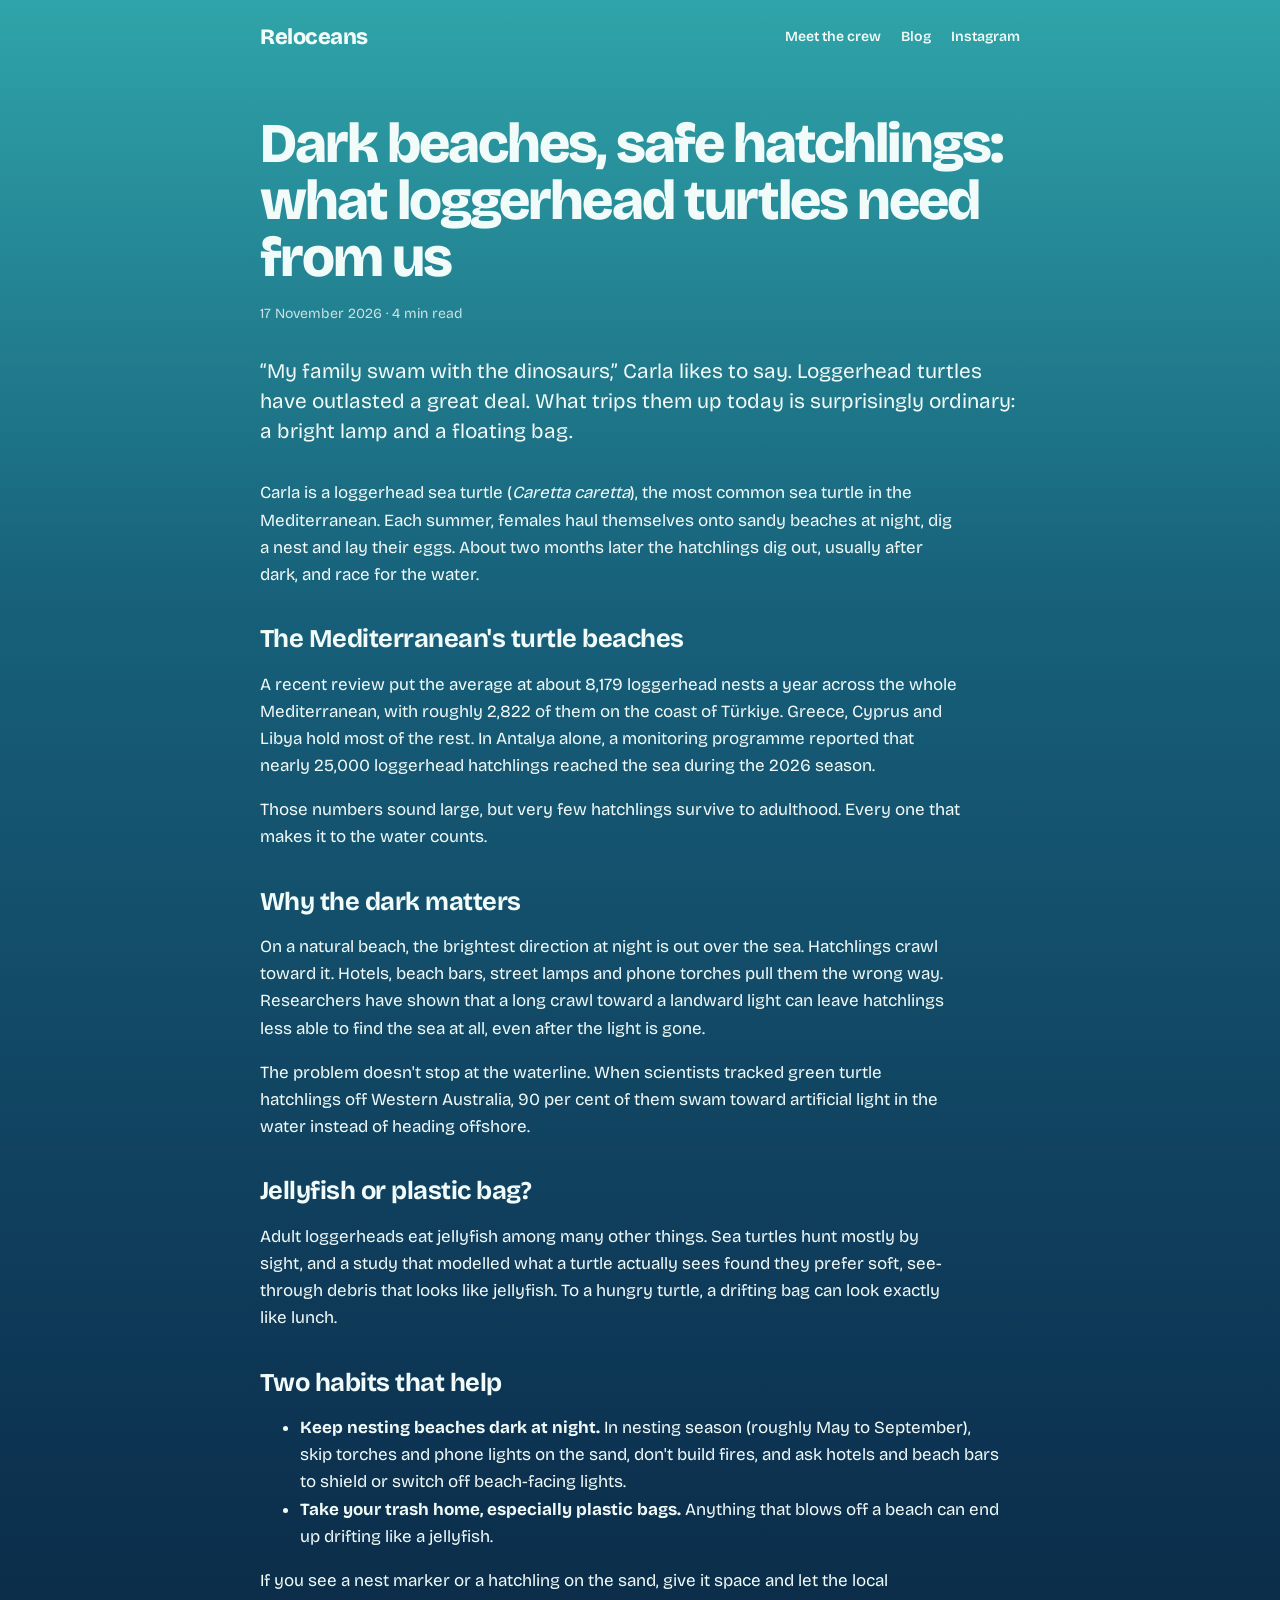
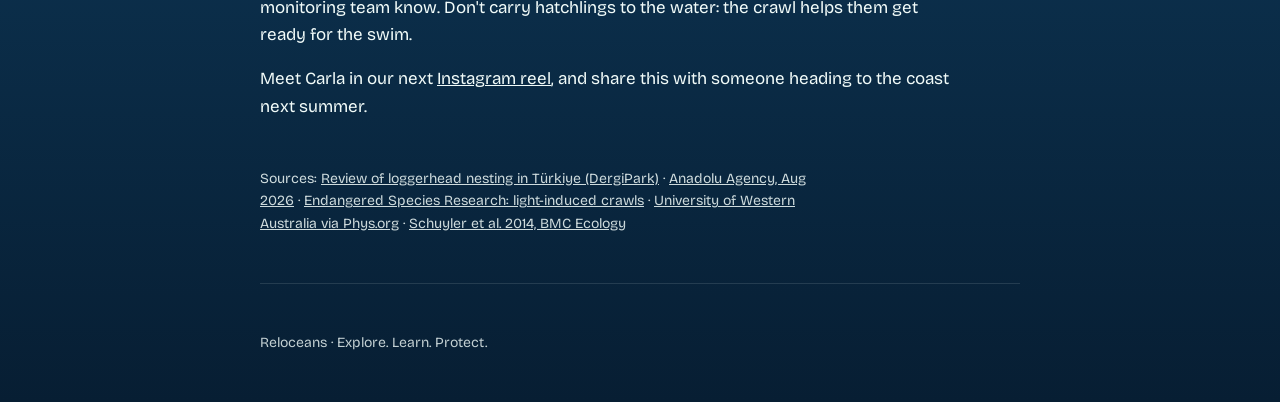
<file: blog/dark-beaches-safe-hatchlings.html>
<!DOCTYPE html>
<html lang="en">
<head>
<meta charset="utf-8">
<meta name="viewport" content="width=device-width, initial-scale=1">
<title>Dark beaches, safe hatchlings: what loggerhead turtles need from us | Reloceans</title>
<meta name="description" content="Why loggerhead sea turtles need dark nesting beaches and clean water, and two small habits that help them on Mediterranean coasts.">
<link rel="canonical" href="https://reloceans.com/blog/dark-beaches-safe-hatchlings.html">
<meta name="theme-color" content="#0D3554">
<link rel="icon" href="/favicon.ico" sizes="any">
<link rel="icon" type="image/png" href="/favicon.png">
<link rel="apple-touch-icon" href="/apple-touch-icon.png">
<meta property="og:title" content="Dark beaches, safe hatchlings: what loggerhead turtles need from us">
<meta property="og:description" content="Why loggerhead sea turtles need dark nesting beaches and clean water, and two small habits that help them on Mediterranean coasts.">
<meta property="og:type" content="article">
<meta property="og:url" content="https://reloceans.com/blog/dark-beaches-safe-hatchlings.html">
<meta property="og:site_name" content="Reloceans">
<meta property="og:image" content="https://reloceans.com/og-image.jpg">
<meta property="og:image:width" content="1200">
<meta property="og:image:height" content="630">
<meta property="og:image:alt" content="Reloceans logo with the line: Sea creatures tell their own stories.">
<meta name="twitter:card" content="summary_large_image">
<script type="application/ld+json">{"@context": "https://schema.org", "@type": "BlogPosting", "headline": "Dark beaches, safe hatchlings: what loggerhead turtles need from us", "description": "Why loggerhead sea turtles need dark nesting beaches and clean water, and two small habits that help them on Mediterranean coasts.", "datePublished": "2026-11-17", "dateModified": "2026-11-17", "url": "https://reloceans.com/blog/dark-beaches-safe-hatchlings.html", "mainEntityOfPage": "https://reloceans.com/blog/dark-beaches-safe-hatchlings.html", "image": "https://reloceans.com/og-image.jpg", "inLanguage": "en", "author": {"@type": "Organization", "name": "Reloceans", "url": "https://reloceans.com/"}, "publisher": {"@type": "Organization", "name": "Reloceans", "logo": {"@type": "ImageObject", "url": "https://reloceans.com/icon-512.png"}}}</script>
<link rel="preconnect" href="https://fonts.googleapis.com">
<link rel="preconnect" href="https://fonts.gstatic.com" crossorigin>
<link href="https://fonts.googleapis.com/css2?family=Bricolage+Grotesque:opsz,wght@12..96,400;12..96,600;12..96,800&family=Newsreader:ital,opsz,wght@1,6..72,400&display=swap" rel="stylesheet">
<link rel="stylesheet" href="/blog/style.css">
</head>
<body>
<div class="wrap">
  <div class="bar">
    <a class="mark" href="/">Reloceans</a>
    <nav aria-label="Main">
      <a href="/#crew">Meet the crew</a>
      <a href="/blog/">Blog</a>
      <a href="https://www.instagram.com/reloceans/" target="_blank" rel="noopener">Instagram</a>
    </nav>
  </div>
  <main>
    <article>
      <h1>Dark beaches, safe hatchlings: what loggerhead turtles need from us</h1>
      <p class="meta"><time datetime="2026-11-17">17 November 2026</time> · 4 min read</p>
      <p class="lede">“My family swam with the dinosaurs,” Carla likes to say. Loggerhead turtles have outlasted a great deal. What trips them up today is surprisingly ordinary: a bright lamp and a floating bag.</p>

      <p>Carla is a loggerhead sea turtle (<em>Caretta caretta</em>), the most common sea turtle in the Mediterranean. Each summer, females haul themselves onto sandy beaches at night, dig a nest and lay their eggs. About two months later the hatchlings dig out, usually after dark, and race for the water.</p>

      <h2>The Mediterranean's turtle beaches</h2>
      <p>A recent review put the average at about 8,179 loggerhead nests a year across the whole Mediterranean, with roughly 2,822 of them on the coast of Türkiye. Greece, Cyprus and Libya hold most of the rest. In Antalya alone, a monitoring programme reported that nearly 25,000 loggerhead hatchlings reached the sea during the 2026 season.</p>
      <p>Those numbers sound large, but very few hatchlings survive to adulthood. Every one that makes it to the water counts.</p>

      <h2>Why the dark matters</h2>
      <p>On a natural beach, the brightest direction at night is out over the sea. Hatchlings crawl toward it. Hotels, beach bars, street lamps and phone torches pull them the wrong way. Researchers have shown that a long crawl toward a landward light can leave hatchlings less able to find the sea at all, even after the light is gone.</p>
      <p>The problem doesn't stop at the waterline. When scientists tracked green turtle hatchlings off Western Australia, 90 per cent of them swam toward artificial light in the water instead of heading offshore.</p>

      <h2>Jellyfish or plastic bag?</h2>
      <p>Adult loggerheads eat jellyfish among many other things. Sea turtles hunt mostly by sight, and a study that modelled what a turtle actually sees found they prefer soft, see-through debris that looks like jellyfish. To a hungry turtle, a drifting bag can look exactly like lunch.</p>

      <h2>Two habits that help</h2>
      <ul>
        <li><strong>Keep nesting beaches dark at night.</strong> In nesting season (roughly May to September), skip torches and phone lights on the sand, don't build fires, and ask hotels and beach bars to shield or switch off beach-facing lights.</li>
        <li><strong>Take your trash home, especially plastic bags.</strong> Anything that blows off a beach can end up drifting like a jellyfish.</li>
      </ul>
      <p>If you see a nest marker or a hatchling on the sand, give it space and let the local monitoring team know. Don't carry hatchlings to the water: the crawl helps them get ready for the swim.</p>
      <p>Meet Carla in our next <a href="https://www.instagram.com/reloceans/" target="_blank" rel="noopener">Instagram reel</a>, and share this with someone heading to the coast next summer.</p>

      <p class="sources">Sources:
        <a href="https://dergipark.org.tr/tr/download/article-file/1492679" target="_blank" rel="noopener">Review of loggerhead nesting in Türkiye (DergiPark)</a> ·
        <a href="https://www.aa.com.tr/en/world/some-25-000-loggerhead-turtle-hatchlings-reach-mediterranean-from-turkiyes-antalya-coast/4032906" target="_blank" rel="noopener">Anadolu Agency, Aug 2026</a> ·
        <a href="https://int-res.com/abstracts/esr/3/n1/p23-30" target="_blank" rel="noopener">Endangered Species Research: light-induced crawls</a> ·
        <a href="https://phys.org/news/2016-05-scientists-impact-artificial-sea-turtles.html" target="_blank" rel="noopener">University of Western Australia via Phys.org</a> ·
        <a href="https://pmc.ncbi.nlm.nih.gov/articles/PMC4032385" target="_blank" rel="noopener">Schuyler et al. 2014, BMC Ecology</a></p>
    </article>
  </main>
  <footer>Reloceans · Explore. Learn. Protect.</footer>
</div>
</body>
</html>
</file>
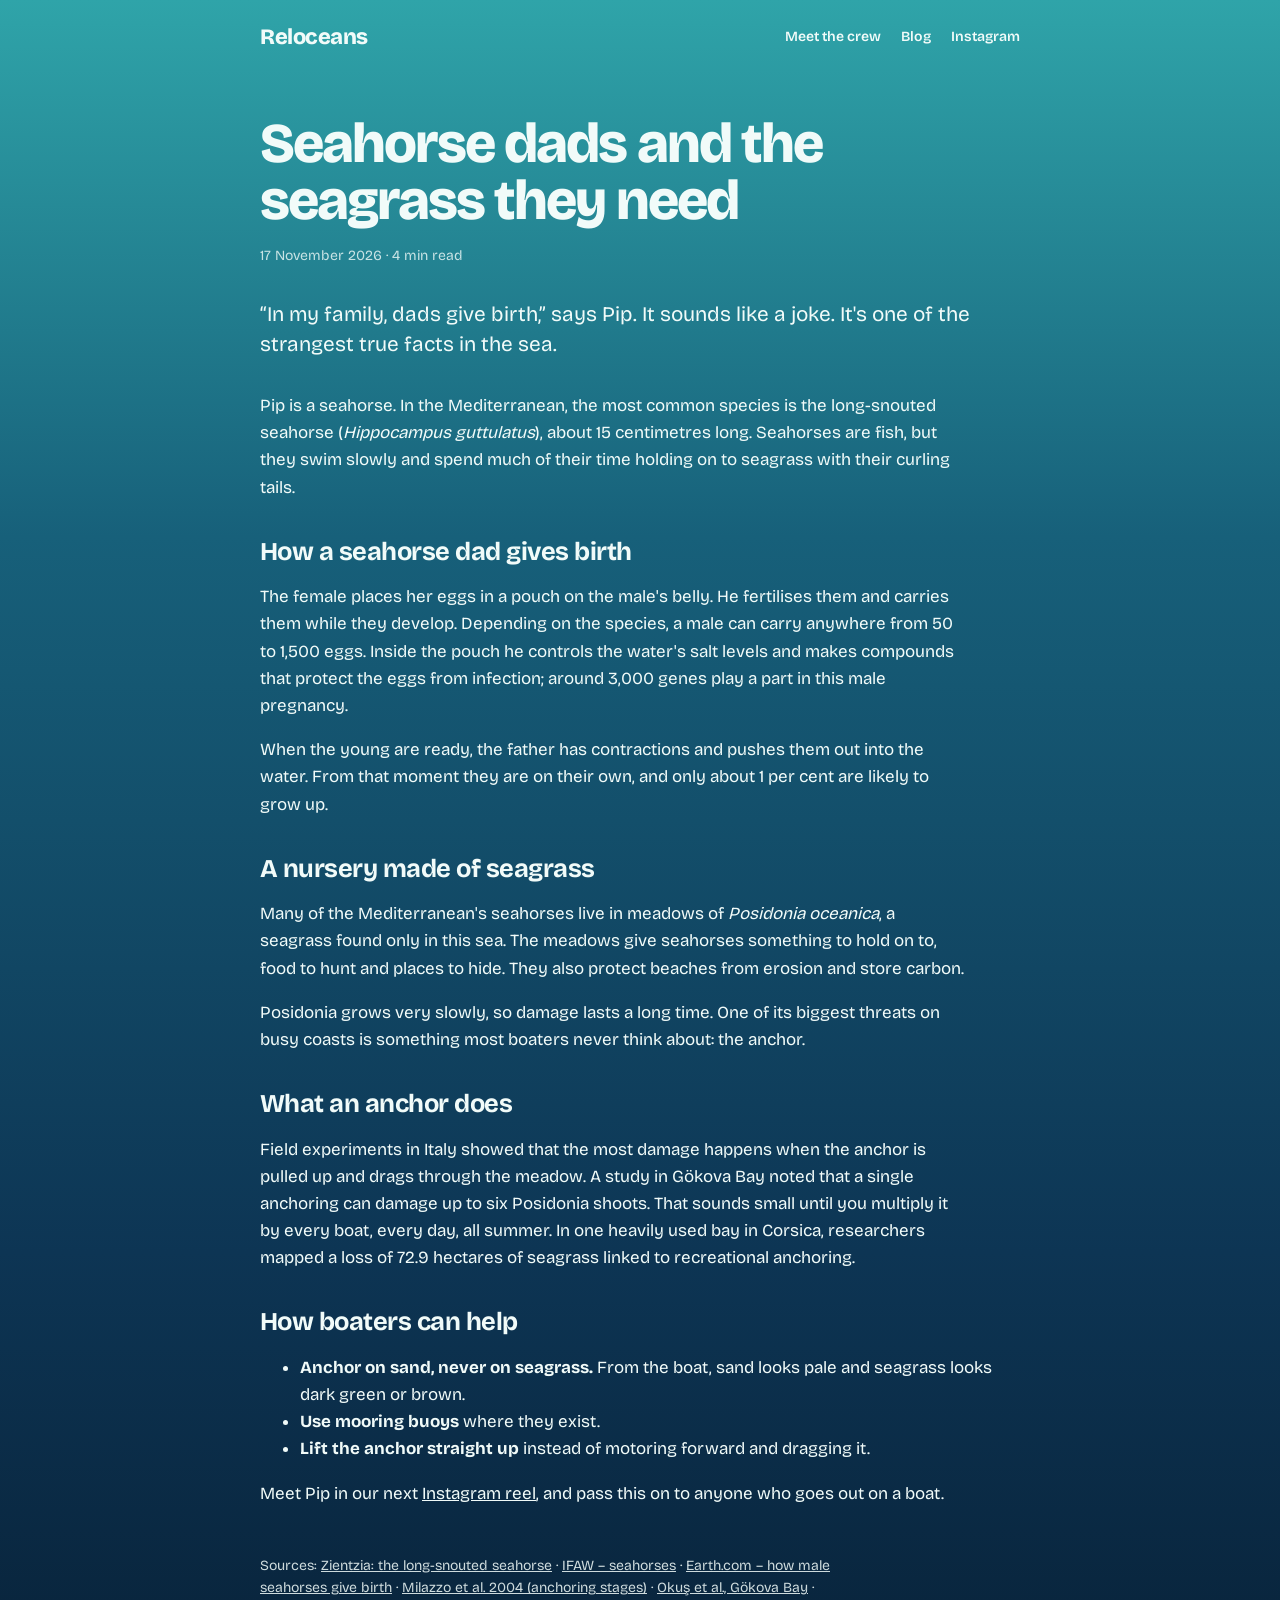
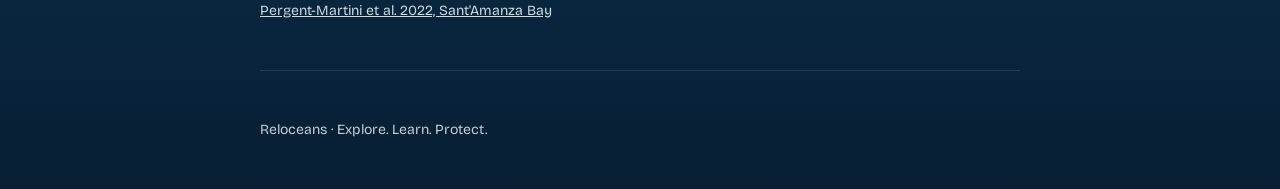
<file: blog/seahorse-dads-and-seagrass.html>
<!DOCTYPE html>
<html lang="en">
<head>
<meta charset="utf-8">
<meta name="viewport" content="width=device-width, initial-scale=1">
<title>Seahorse dads and the seagrass they need | Reloceans</title>
<meta name="description" content="Male seahorses carry and give birth to their young in seagrass meadows. Here is why anchors are a problem and how boaters can help.">
<link rel="canonical" href="https://reloceans.com/blog/seahorse-dads-and-seagrass.html">
<meta name="theme-color" content="#0D3554">
<link rel="icon" href="/favicon.ico" sizes="any">
<link rel="icon" type="image/png" href="/favicon.png">
<link rel="apple-touch-icon" href="/apple-touch-icon.png">
<meta property="og:title" content="Seahorse dads and the seagrass they need">
<meta property="og:description" content="Male seahorses carry and give birth to their young in seagrass meadows. Here is why anchors are a problem and how boaters can help.">
<meta property="og:type" content="article">
<meta property="og:url" content="https://reloceans.com/blog/seahorse-dads-and-seagrass.html">
<meta property="og:site_name" content="Reloceans">
<meta property="og:image" content="https://reloceans.com/og-image.jpg">
<meta property="og:image:width" content="1200">
<meta property="og:image:height" content="630">
<meta property="og:image:alt" content="Reloceans logo with the line: Sea creatures tell their own stories.">
<meta name="twitter:card" content="summary_large_image">
<script type="application/ld+json">{"@context": "https://schema.org", "@type": "BlogPosting", "headline": "Seahorse dads and the seagrass they need", "description": "Male seahorses carry and give birth to their young in seagrass meadows. Here is why anchors are a problem and how boaters can help.", "datePublished": "2026-11-17", "dateModified": "2026-11-17", "url": "https://reloceans.com/blog/seahorse-dads-and-seagrass.html", "mainEntityOfPage": "https://reloceans.com/blog/seahorse-dads-and-seagrass.html", "image": "https://reloceans.com/og-image.jpg", "inLanguage": "en", "author": {"@type": "Organization", "name": "Reloceans", "url": "https://reloceans.com/"}, "publisher": {"@type": "Organization", "name": "Reloceans", "logo": {"@type": "ImageObject", "url": "https://reloceans.com/icon-512.png"}}}</script>
<link rel="preconnect" href="https://fonts.googleapis.com">
<link rel="preconnect" href="https://fonts.gstatic.com" crossorigin>
<link href="https://fonts.googleapis.com/css2?family=Bricolage+Grotesque:opsz,wght@12..96,400;12..96,600;12..96,800&family=Newsreader:ital,opsz,wght@1,6..72,400&display=swap" rel="stylesheet">
<link rel="stylesheet" href="/blog/style.css">
</head>
<body>
<div class="wrap">
  <div class="bar">
    <a class="mark" href="/">Reloceans</a>
    <nav aria-label="Main">
      <a href="/#crew">Meet the crew</a>
      <a href="/blog/">Blog</a>
      <a href="https://www.instagram.com/reloceans/" target="_blank" rel="noopener">Instagram</a>
    </nav>
  </div>
  <main>
    <article>
      <h1>Seahorse dads and the seagrass they need</h1>
      <p class="meta"><time datetime="2026-11-17">17 November 2026</time> · 4 min read</p>
      <p class="lede">“In my family, dads give birth,” says Pip. It sounds like a joke. It's one of the strangest true facts in the sea.</p>

      <p>Pip is a seahorse. In the Mediterranean, the most common species is the long-snouted seahorse (<em>Hippocampus guttulatus</em>), about 15 centimetres long. Seahorses are fish, but they swim slowly and spend much of their time holding on to seagrass with their curling tails.</p>

      <h2>How a seahorse dad gives birth</h2>
      <p>The female places her eggs in a pouch on the male's belly. He fertilises them and carries them while they develop. Depending on the species, a male can carry anywhere from 50 to 1,500 eggs. Inside the pouch he controls the water's salt levels and makes compounds that protect the eggs from infection; around 3,000 genes play a part in this male pregnancy.</p>
      <p>When the young are ready, the father has contractions and pushes them out into the water. From that moment they are on their own, and only about 1 per cent are likely to grow up.</p>

      <h2>A nursery made of seagrass</h2>
      <p>Many of the Mediterranean's seahorses live in meadows of <em>Posidonia oceanica</em>, a seagrass found only in this sea. The meadows give seahorses something to hold on to, food to hunt and places to hide. They also protect beaches from erosion and store carbon.</p>
      <p>Posidonia grows very slowly, so damage lasts a long time. One of its biggest threats on busy coasts is something most boaters never think about: the anchor.</p>

      <h2>What an anchor does</h2>
      <p>Field experiments in Italy showed that the most damage happens when the anchor is pulled up and drags through the meadow. A study in Gökova Bay noted that a single anchoring can damage up to six Posidonia shoots. That sounds small until you multiply it by every boat, every day, all summer. In one heavily used bay in Corsica, researchers mapped a loss of 72.9 hectares of seagrass linked to recreational anchoring.</p>

      <h2>How boaters can help</h2>
      <ul>
        <li><strong>Anchor on sand, never on seagrass.</strong> From the boat, sand looks pale and seagrass looks dark green or brown.</li>
        <li><strong>Use mooring buoys</strong> where they exist.</li>
        <li><strong>Lift the anchor straight up</strong> instead of motoring forward and dragging it.</li>
      </ul>
      <p>Meet Pip in our next <a href="https://www.instagram.com/reloceans/" target="_blank" rel="noopener">Instagram reel</a>, and pass this on to anyone who goes out on a boat.</p>

      <p class="sources">Sources:
        <a href="https://zientzia.eus/artikuluak/itsas-zaldiak-aita-haurdun/en/" target="_blank" rel="noopener">Zientzia: the long-snouted seahorse</a> ·
        <a href="https://www.ifaw.org/au/animals/seahorses" target="_blank" rel="noopener">IFAW – seahorses</a> ·
        <a href="https://earth.com/news/male-seahorses-give-birth" target="_blank" rel="noopener">Earth.com – how male seahorses give birth</a> ·
        <a href="https://marineinfo.org/id/publication/57002" target="_blank" rel="noopener">Milazzo et al. 2004 (anchoring stages)</a> ·
        <a href="https://scholars.georgiasouthern.edu/en/publications/anchor-damage-on-posidonia-oceanica-l-delile-beds-in-the-gokova-b-3/" target="_blank" rel="noopener">Okuş et al., Gökova Bay</a> ·
        <a href="https://archimer.ifremer.fr/doc/00787/89931/95703.pdf" target="_blank" rel="noopener">Pergent-Martini et al. 2022, Sant'Amanza Bay</a></p>
    </article>
  </main>
  <footer>Reloceans · Explore. Learn. Protect.</footer>
</div>
</body>
</html>
</file>
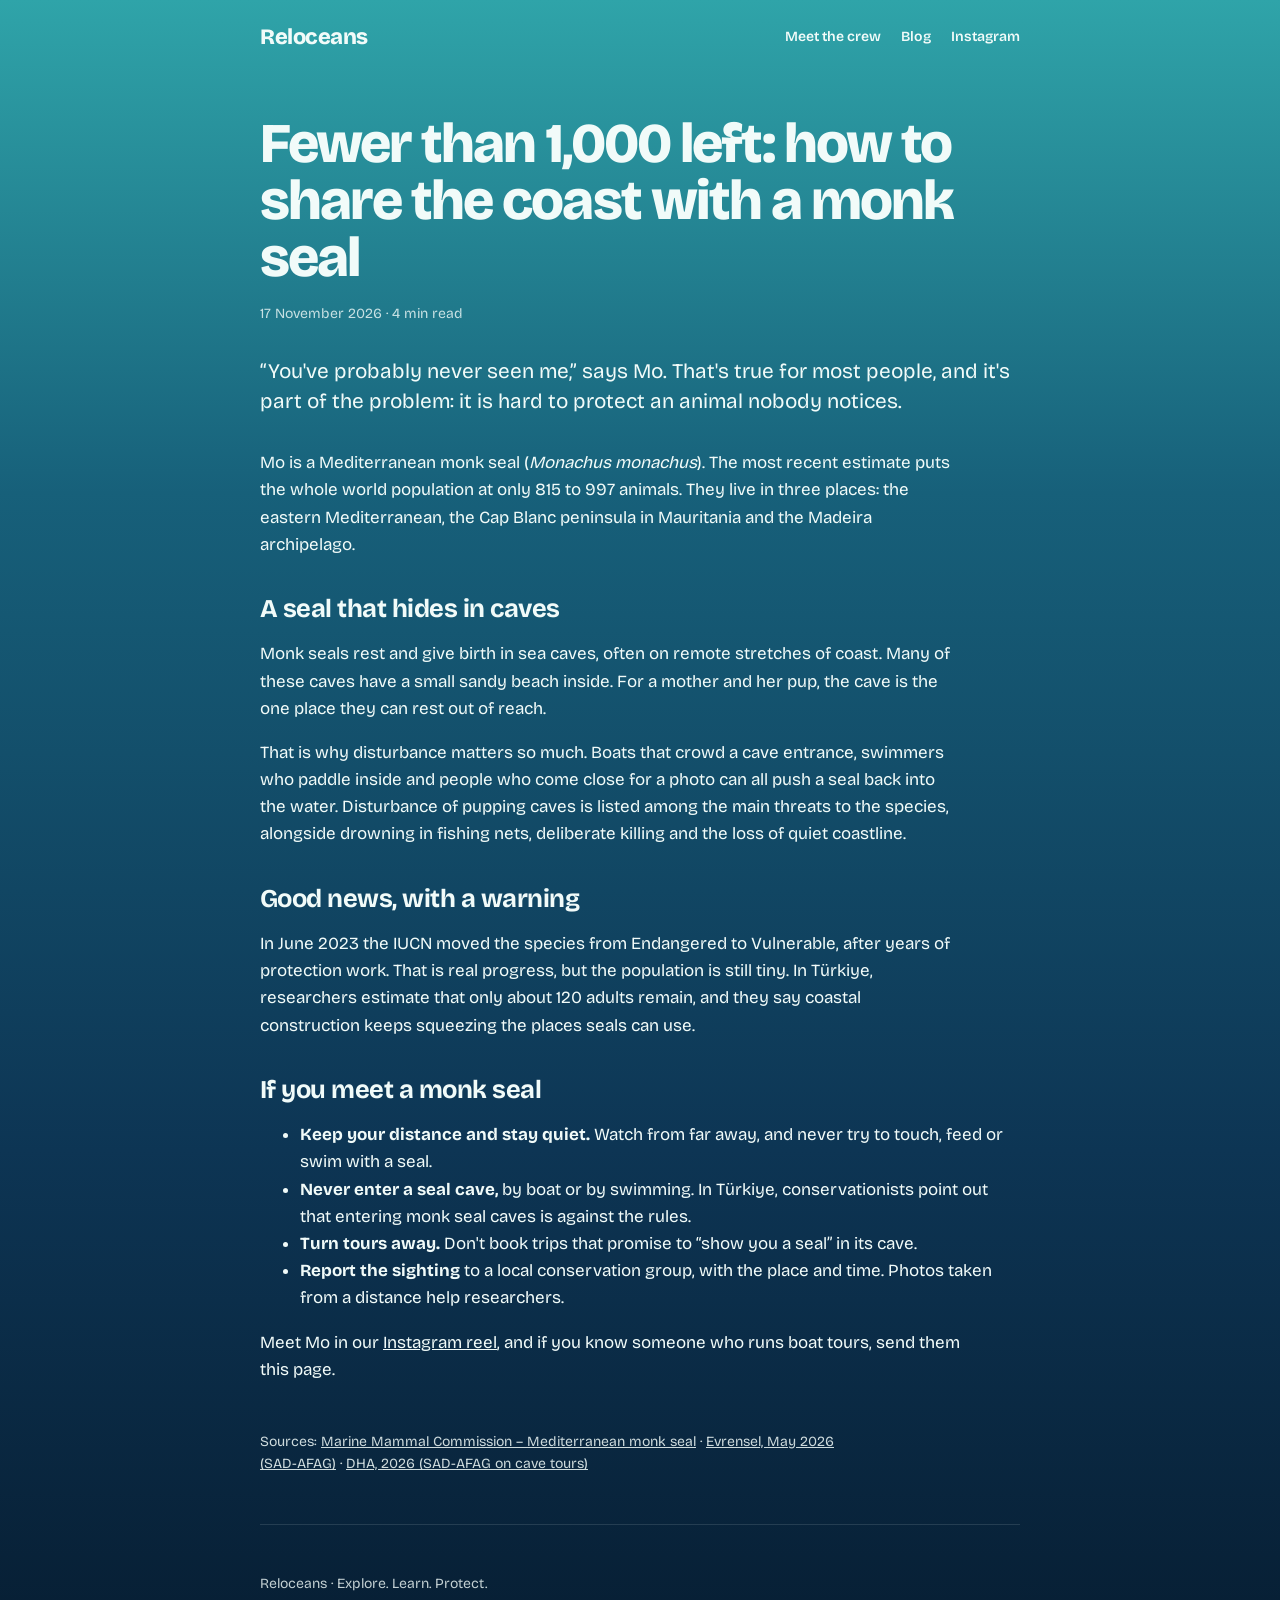
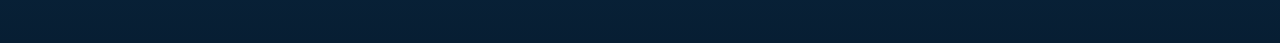
<file: blog/sharing-the-coast-with-a-monk-seal.html>
<!DOCTYPE html>
<html lang="en">
<head>
<meta charset="utf-8">
<meta name="viewport" content="width=device-width, initial-scale=1">
<title>Fewer than 1,000 left: how to share the coast with a monk seal | Reloceans</title>
<meta name="description" content="The Mediterranean monk seal is one of the rarest seals on Earth. Here is where it lives, what threatens it and how to behave if you meet one.">
<link rel="canonical" href="https://reloceans.com/blog/sharing-the-coast-with-a-monk-seal.html">
<meta name="theme-color" content="#0D3554">
<link rel="icon" href="/favicon.ico" sizes="any">
<link rel="icon" type="image/png" href="/favicon.png">
<link rel="apple-touch-icon" href="/apple-touch-icon.png">
<meta property="og:title" content="Fewer than 1,000 left: how to share the coast with a monk seal">
<meta property="og:description" content="The Mediterranean monk seal is one of the rarest seals on Earth. Here is where it lives, what threatens it and how to behave if you meet one.">
<meta property="og:type" content="article">
<meta property="og:url" content="https://reloceans.com/blog/sharing-the-coast-with-a-monk-seal.html">
<meta property="og:site_name" content="Reloceans">
<meta property="og:image" content="https://reloceans.com/og-image.jpg">
<meta property="og:image:width" content="1200">
<meta property="og:image:height" content="630">
<meta property="og:image:alt" content="Reloceans logo with the line: Sea creatures tell their own stories.">
<meta name="twitter:card" content="summary_large_image">
<script type="application/ld+json">{"@context": "https://schema.org", "@type": "BlogPosting", "headline": "Fewer than 1,000 left: how to share the coast with a monk seal", "description": "The Mediterranean monk seal is one of the rarest seals on Earth. Here is where it lives, what threatens it and how to behave if you meet one.", "datePublished": "2026-11-17", "dateModified": "2026-11-17", "url": "https://reloceans.com/blog/sharing-the-coast-with-a-monk-seal.html", "mainEntityOfPage": "https://reloceans.com/blog/sharing-the-coast-with-a-monk-seal.html", "image": "https://reloceans.com/og-image.jpg", "inLanguage": "en", "author": {"@type": "Organization", "name": "Reloceans", "url": "https://reloceans.com/"}, "publisher": {"@type": "Organization", "name": "Reloceans", "logo": {"@type": "ImageObject", "url": "https://reloceans.com/icon-512.png"}}}</script>
<link rel="preconnect" href="https://fonts.googleapis.com">
<link rel="preconnect" href="https://fonts.gstatic.com" crossorigin>
<link href="https://fonts.googleapis.com/css2?family=Bricolage+Grotesque:opsz,wght@12..96,400;12..96,600;12..96,800&family=Newsreader:ital,opsz,wght@1,6..72,400&display=swap" rel="stylesheet">
<link rel="stylesheet" href="/blog/style.css">
</head>
<body>
<div class="wrap">
  <div class="bar">
    <a class="mark" href="/">Reloceans</a>
    <nav aria-label="Main">
      <a href="/#crew">Meet the crew</a>
      <a href="/blog/">Blog</a>
      <a href="https://www.instagram.com/reloceans/" target="_blank" rel="noopener">Instagram</a>
    </nav>
  </div>
  <main>
    <article>
      <h1>Fewer than 1,000 left: how to share the coast with a monk seal</h1>
      <p class="meta"><time datetime="2026-11-17">17 November 2026</time> · 4 min read</p>
      <p class="lede">“You've probably never seen me,” says Mo. That's true for most people, and it's part of the problem: it is hard to protect an animal nobody notices.</p>

      <p>Mo is a Mediterranean monk seal (<em>Monachus monachus</em>). The most recent estimate puts the whole world population at only 815 to 997 animals. They live in three places: the eastern Mediterranean, the Cap Blanc peninsula in Mauritania and the Madeira archipelago.</p>

      <h2>A seal that hides in caves</h2>
      <p>Monk seals rest and give birth in sea caves, often on remote stretches of coast. Many of these caves have a small sandy beach inside. For a mother and her pup, the cave is the one place they can rest out of reach.</p>
      <p>That is why disturbance matters so much. Boats that crowd a cave entrance, swimmers who paddle inside and people who come close for a photo can all push a seal back into the water. Disturbance of pupping caves is listed among the main threats to the species, alongside drowning in fishing nets, deliberate killing and the loss of quiet coastline.</p>

      <h2>Good news, with a warning</h2>
      <p>In June 2023 the IUCN moved the species from Endangered to Vulnerable, after years of protection work. That is real progress, but the population is still tiny. In Türkiye, researchers estimate that only about 120 adults remain, and they say coastal construction keeps squeezing the places seals can use.</p>

      <h2>If you meet a monk seal</h2>
      <ul>
        <li><strong>Keep your distance and stay quiet.</strong> Watch from far away, and never try to touch, feed or swim with a seal.</li>
        <li><strong>Never enter a seal cave,</strong> by boat or by swimming. In Türkiye, conservationists point out that entering monk seal caves is against the rules.</li>
        <li><strong>Turn tours away.</strong> Don't book trips that promise to “show you a seal” in its cave.</li>
        <li><strong>Report the sighting</strong> to a local conservation group, with the place and time. Photos taken from a distance help researchers.</li>
      </ul>
      <p>Meet Mo in our <a href="https://www.instagram.com/reloceans/" target="_blank" rel="noopener">Instagram reel</a>, and if you know someone who runs boat tours, send them this page.</p>

      <p class="sources">Sources:
        <a href="https://www.mmc.gov/priority-topics/species-of-concern/mediterranean-monk-seal/" target="_blank" rel="noopener">Marine Mammal Commission – Mediterranean monk seal</a> ·
        <a href="https://www.evrensel.net/haber/5985288/karaburun-ve-foca-kiyilarinda-akdeniz-foklari-icin-koruma-calismasi-baslatildi" target="_blank" rel="noopener">Evrensel, May 2026 (SAD-AFAG)</a> ·
        <a href="https://www.dha.com.tr/foto-galeri/nesli-tehlikedeki-akdeniz-foku-yuvalarina-tur-sikayeti-2834305" target="_blank" rel="noopener">DHA, 2026 (SAD-AFAG on cave tours)</a></p>
    </article>
  </main>
  <footer>Reloceans · Explore. Learn. Protect.</footer>
</div>
</body>
</html>
</file>
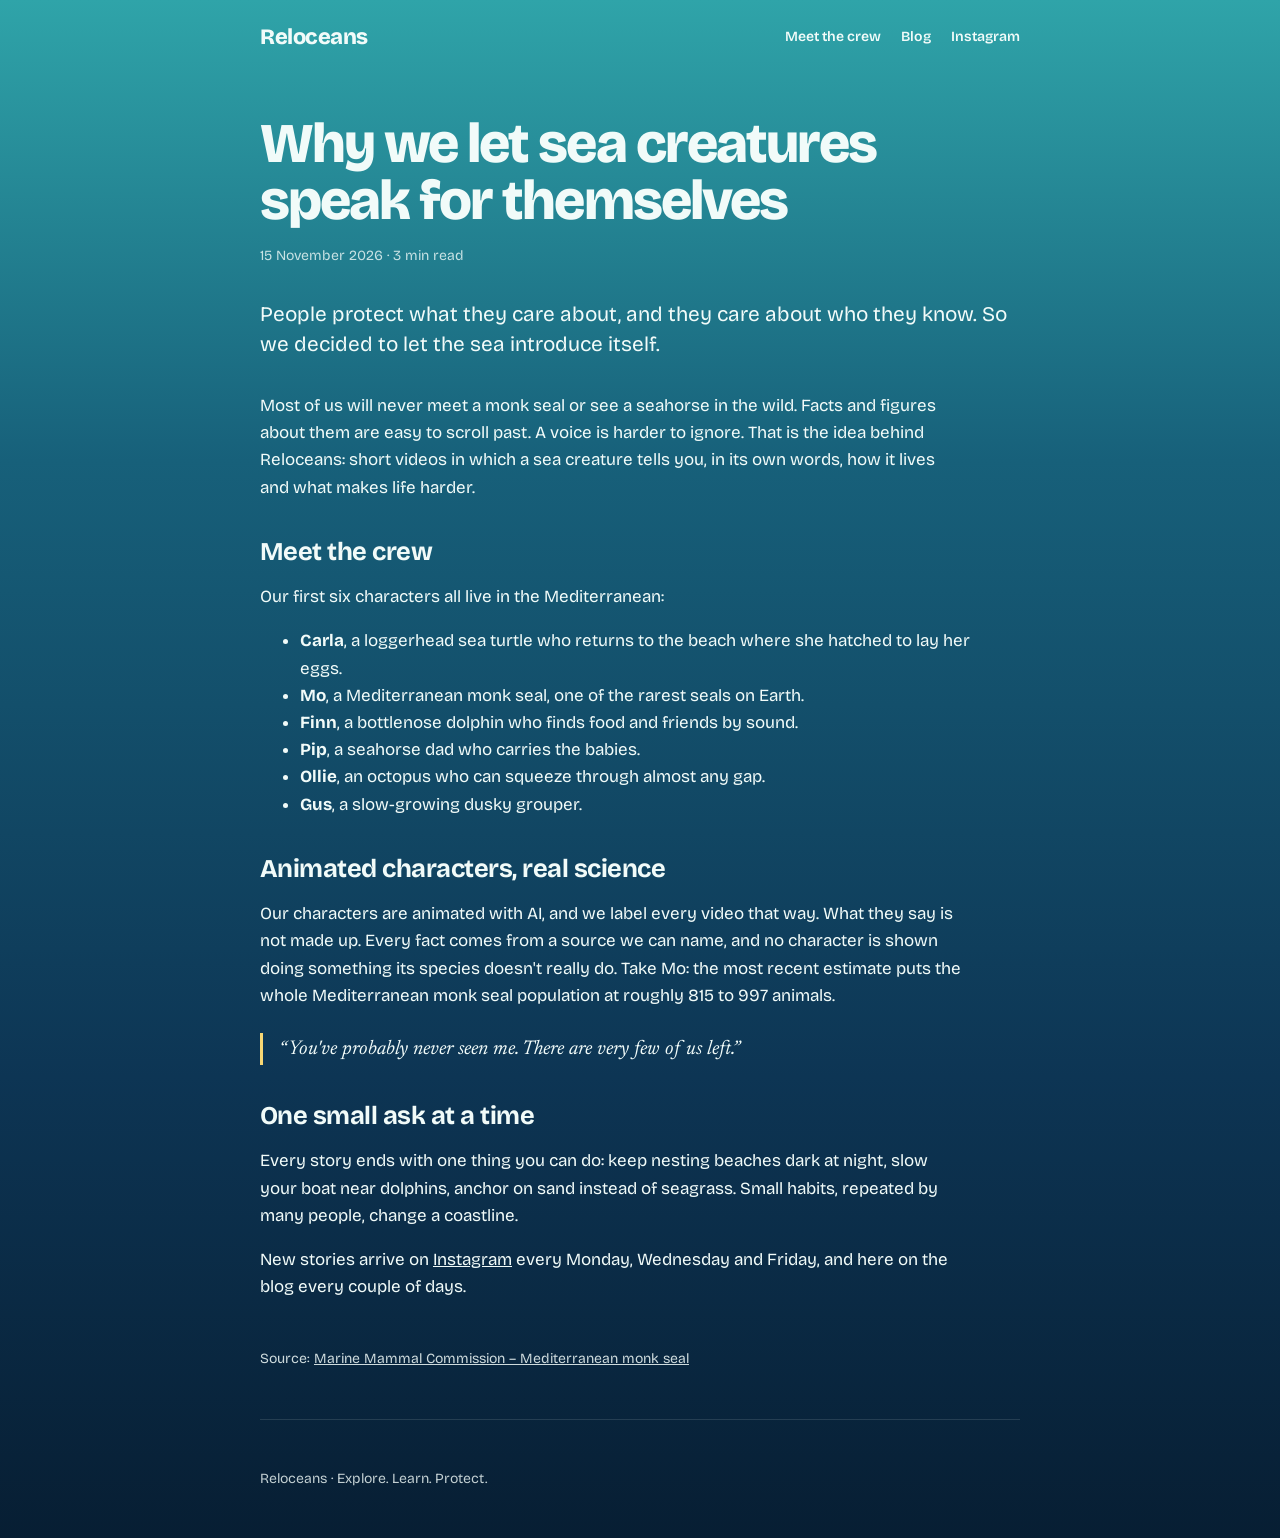
<file: blog/why-sea-creatures-speak.html>
<!DOCTYPE html>
<html lang="en">
<head>
<meta charset="utf-8">
<meta name="viewport" content="width=device-width, initial-scale=1">
<title>Why we let sea creatures speak for themselves | Reloceans</title>
<meta name="description" content="Reloceans tells the stories of Mediterranean sea creatures in their own voices, with real science behind every line.">
<link rel="canonical" href="https://reloceans.com/blog/why-sea-creatures-speak.html">
<meta name="theme-color" content="#0D3554">
<link rel="icon" href="/favicon.ico" sizes="any">
<link rel="icon" type="image/png" href="/favicon.png">
<link rel="apple-touch-icon" href="/apple-touch-icon.png">
<meta property="og:title" content="Why we let sea creatures speak for themselves">
<meta property="og:description" content="Reloceans tells the stories of Mediterranean sea creatures in their own voices, with real science behind every line.">
<meta property="og:type" content="article">
<meta property="og:url" content="https://reloceans.com/blog/why-sea-creatures-speak.html">
<meta property="og:site_name" content="Reloceans">
<meta property="og:image" content="https://reloceans.com/og-image.jpg">
<meta property="og:image:width" content="1200">
<meta property="og:image:height" content="630">
<meta property="og:image:alt" content="Reloceans logo with the line: Sea creatures tell their own stories.">
<meta name="twitter:card" content="summary_large_image">
<script type="application/ld+json">{"@context": "https://schema.org", "@type": "BlogPosting", "headline": "Why we let sea creatures speak for themselves", "description": "Reloceans tells the stories of Mediterranean sea creatures in their own voices, with real science behind every line.", "datePublished": "2026-11-15", "dateModified": "2026-11-15", "url": "https://reloceans.com/blog/why-sea-creatures-speak.html", "mainEntityOfPage": "https://reloceans.com/blog/why-sea-creatures-speak.html", "image": "https://reloceans.com/og-image.jpg", "inLanguage": "en", "author": {"@type": "Organization", "name": "Reloceans", "url": "https://reloceans.com/"}, "publisher": {"@type": "Organization", "name": "Reloceans", "logo": {"@type": "ImageObject", "url": "https://reloceans.com/icon-512.png"}}}</script>
<link rel="preconnect" href="https://fonts.googleapis.com">
<link rel="preconnect" href="https://fonts.gstatic.com" crossorigin>
<link href="https://fonts.googleapis.com/css2?family=Bricolage+Grotesque:opsz,wght@12..96,400;12..96,600;12..96,800&family=Newsreader:ital,opsz,wght@1,6..72,400&display=swap" rel="stylesheet">
<link rel="stylesheet" href="/blog/style.css">
</head>
<body>
<div class="wrap">
  <div class="bar">
    <a class="mark" href="/">Reloceans</a>
    <nav aria-label="Main">
      <a href="/#crew">Meet the crew</a>
      <a href="/blog/">Blog</a>
      <a href="https://www.instagram.com/reloceans/" target="_blank" rel="noopener">Instagram</a>
    </nav>
  </div>
  <main>
    <article>
      <h1>Why we let sea creatures speak for themselves</h1>
      <p class="meta"><time datetime="2026-11-15">15 November 2026</time> · 3 min read</p>
      <p class="lede">People protect what they care about, and they care about who they know. So we decided to let the sea introduce itself.</p>

      <p>Most of us will never meet a monk seal or see a seahorse in the wild. Facts and figures about them are easy to scroll past. A voice is harder to ignore. That is the idea behind Reloceans: short videos in which a sea creature tells you, in its own words, how it lives and what makes life harder.</p>

      <h2>Meet the crew</h2>
      <p>Our first six characters all live in the Mediterranean:</p>
      <ul>
        <li><strong>Carla</strong>, a loggerhead sea turtle who returns to the beach where she hatched to lay her eggs.</li>
        <li><strong>Mo</strong>, a Mediterranean monk seal, one of the rarest seals on Earth.</li>
        <li><strong>Finn</strong>, a bottlenose dolphin who finds food and friends by sound.</li>
        <li><strong>Pip</strong>, a seahorse dad who carries the babies.</li>
        <li><strong>Ollie</strong>, an octopus who can squeeze through almost any gap.</li>
        <li><strong>Gus</strong>, a slow-growing dusky grouper.</li>
      </ul>

      <h2>Animated characters, real science</h2>
      <p>Our characters are animated with AI, and we label every video that way. What they say is not made up. Every fact comes from a source we can name, and no character is shown doing something its species doesn't really do. Take Mo: the most recent estimate puts the whole Mediterranean monk seal population at roughly 815 to 997 animals.</p>
      <blockquote>“You've probably never seen me. There are very few of us left.”</blockquote>

      <h2>One small ask at a time</h2>
      <p>Every story ends with one thing you can do: keep nesting beaches dark at night, slow your boat near dolphins, anchor on sand instead of seagrass. Small habits, repeated by many people, change a coastline.</p>
      <p>New stories arrive on <a href="https://www.instagram.com/reloceans/" target="_blank" rel="noopener">Instagram</a> every Monday, Wednesday and Friday, and here on the blog every couple of days.</p>

      <p class="sources">Source: <a href="https://www.mmc.gov/priority-topics/species-of-concern/mediterranean-monk-seal/" target="_blank" rel="noopener">Marine Mammal Commission – Mediterranean monk seal</a></p>
    </article>
  </main>
  <footer>Reloceans · Explore. Learn. Protect.</footer>
</div>
</body>
</html>
</file>
<file: blog/style.css>
:root {
  --shallows: #8EE3D8;
  --lagoon: #2FA4A9;
  --midwater: #17607A;
  --deep: #0D3554;
  --abyss: #071E33;
  --foam: #F1FBF9;
  --sun: #F7D774;
  --display: "Bricolage Grotesque", "Avenir Next", "Segoe UI", system-ui, sans-serif;
  --voice: "Newsreader", Georgia, "Times New Roman", serif;
}
* { box-sizing: border-box; }
body {
  margin: 0;
  font-family: var(--display);
  font-size: 1.0625rem;
  line-height: 1.6;
  color: var(--foam);
  background: linear-gradient(180deg, var(--lagoon) 0%, var(--midwater) 30%, var(--deep) 70%, var(--abyss) 100%);
  min-height: 100vh;
}
a { color: inherit; }
:focus-visible { outline: 3px solid var(--sun); outline-offset: 3px; border-radius: 4px; }
.wrap { width: min(760px, 100% - 2.5rem); margin-inline: auto; }
.bar { display: flex; justify-content: space-between; align-items: center; padding-block: 1.25rem; }
.bar .mark { font-weight: 800; font-size: 1.375rem; text-decoration: none; letter-spacing: -0.02em; }
.bar nav { display: flex; gap: 1.25rem; font-size: .875rem; font-weight: 600; }
.bar nav a { text-decoration: none; }
.bar nav a:hover { text-decoration: underline; text-underline-offset: 4px; }
h1 { font-size: clamp(2.25rem, 7vw, 3.5rem); line-height: 1.02; letter-spacing: -0.035em; font-weight: 800; margin: 2.5rem 0 1rem; }
h2 { font-size: 1.6rem; line-height: 1.15; letter-spacing: -0.02em; margin: 2.25rem 0 .75rem; }
.meta { font-size: .875rem; opacity: .8; margin: 0 0 2rem; }
.lede { font-size: 1.3rem; line-height: 1.45; margin: 0 0 2rem; }
article p, article li { max-width: 64ch; }
blockquote { margin: 1.5rem 0; padding-left: 1rem; border-left: 3px solid var(--sun); font-family: var(--voice); font-style: italic; font-size: 1.25rem; }
.posts { list-style: none; padding: 0; margin: 2rem 0 4rem; display: grid; gap: 1.25rem; }
.posts a { display: block; text-decoration: none; padding: 1.25rem 1.5rem; border: 1.5px solid rgba(241,251,249,.3); border-radius: 20px; }
.posts a:hover { border-color: var(--sun); }
.posts h2 { margin: 0 0 .35rem; font-size: 1.35rem; }
.posts p { margin: 0; opacity: .85; }
.posts time { display: block; font-size: .8rem; opacity: .7; margin-bottom: .35rem; }
.sources { font-size: .875rem; opacity: .85; margin-top: 3rem; }
footer { padding-block: 3rem; margin-top: 3rem; border-top: 1px solid rgba(241,251,249,.15); font-size: .875rem; opacity: .8; }
</file>
